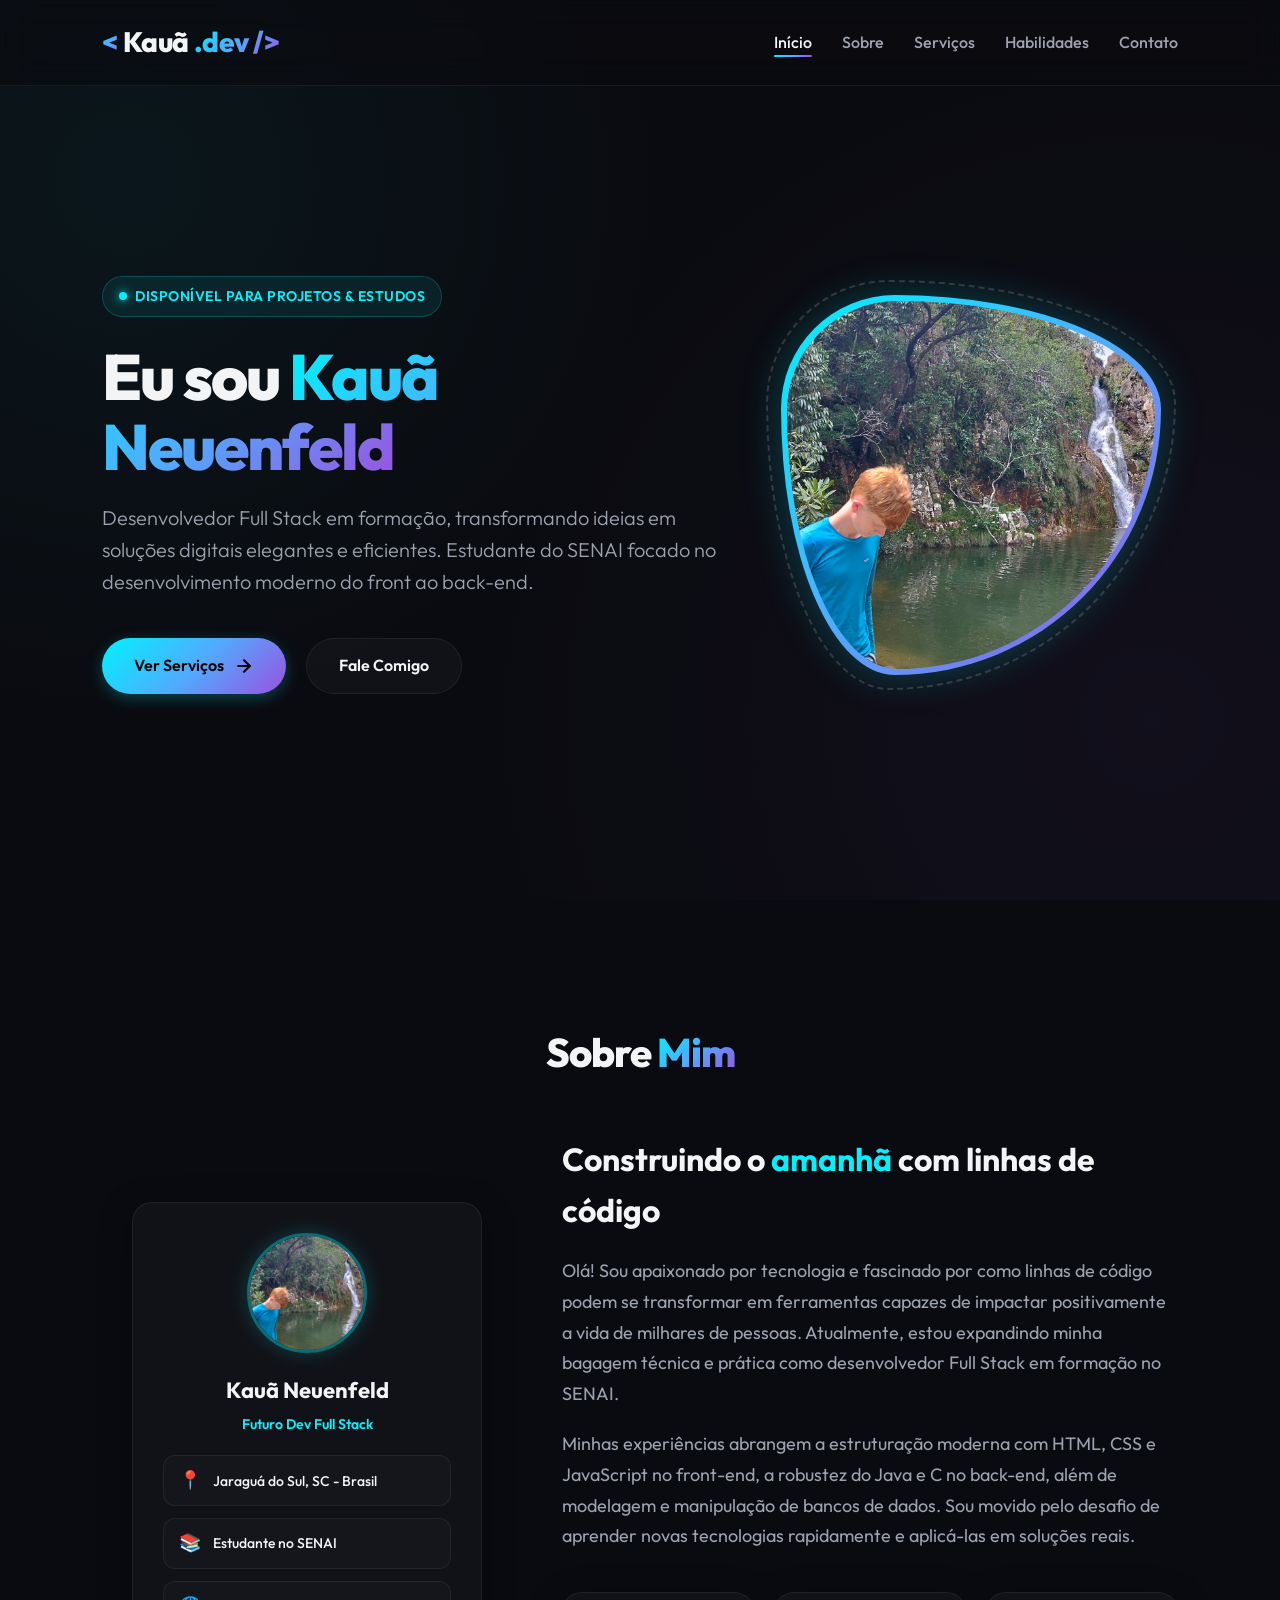
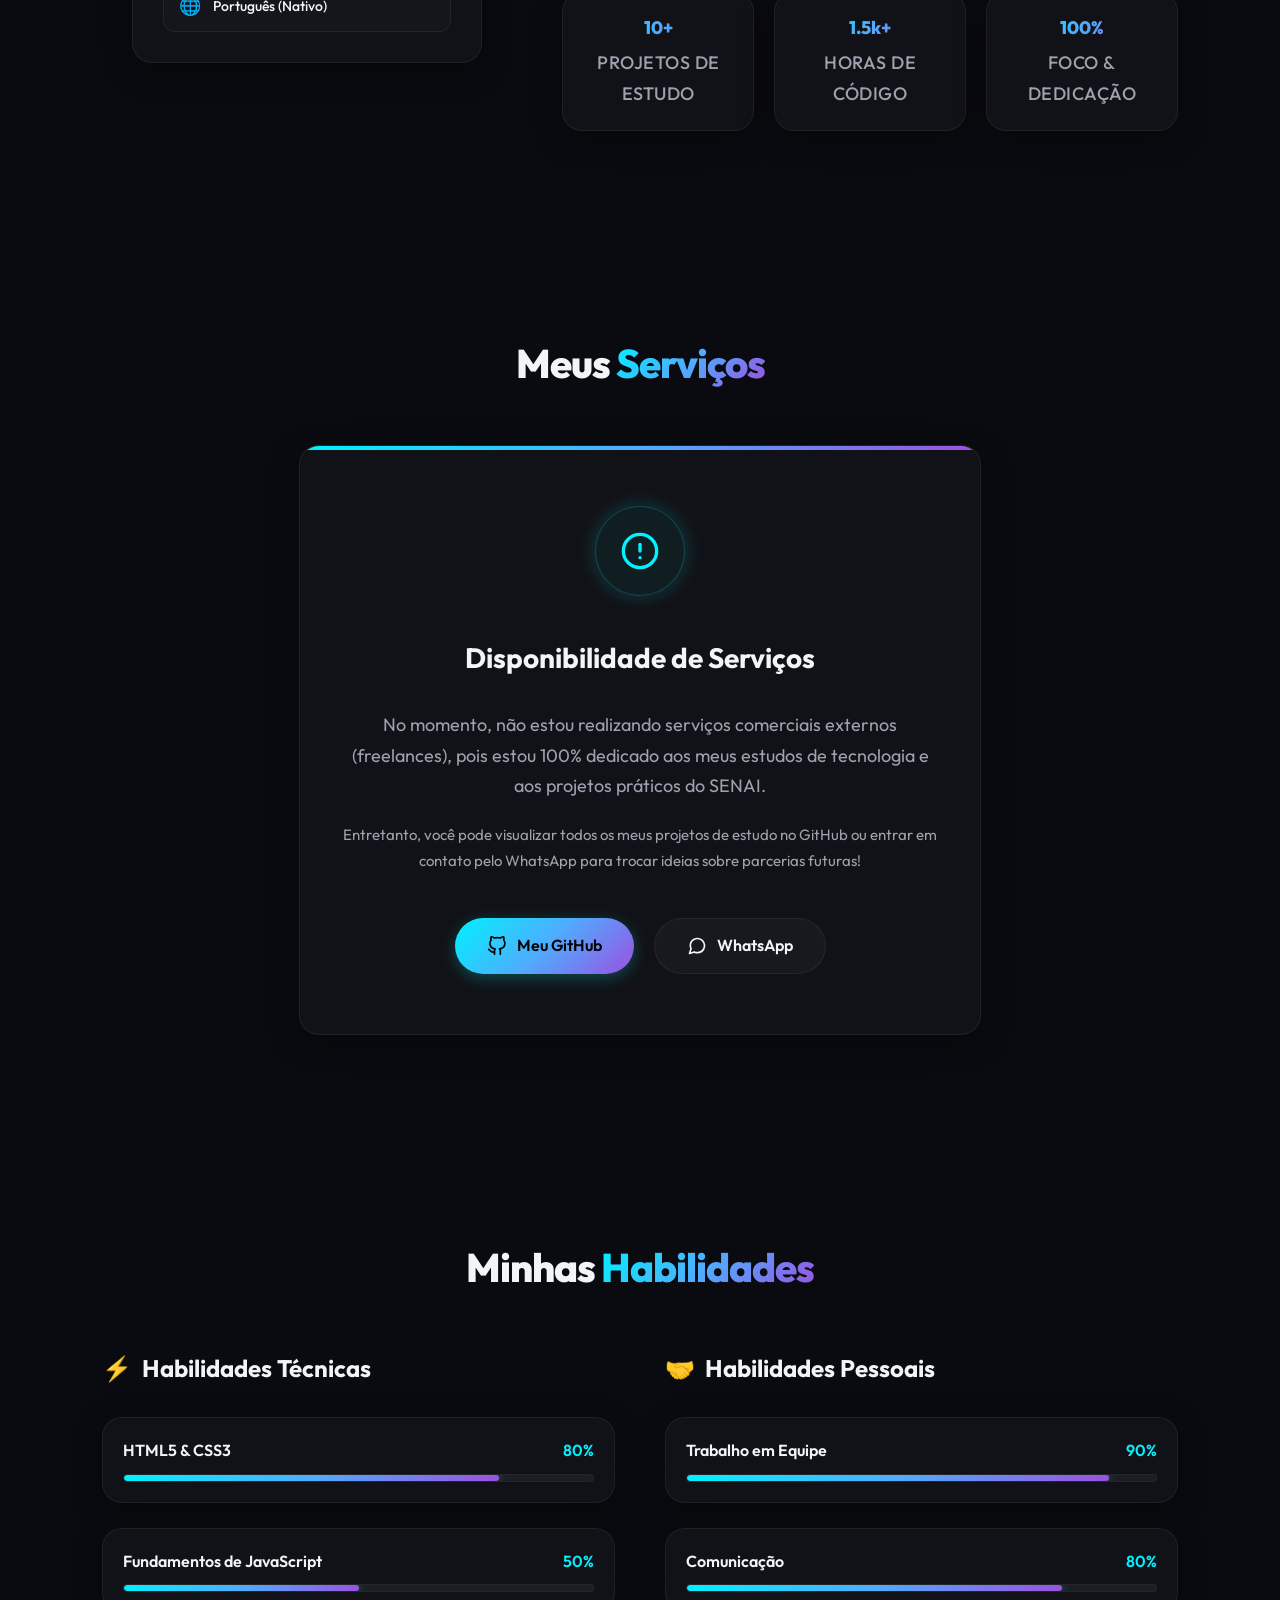
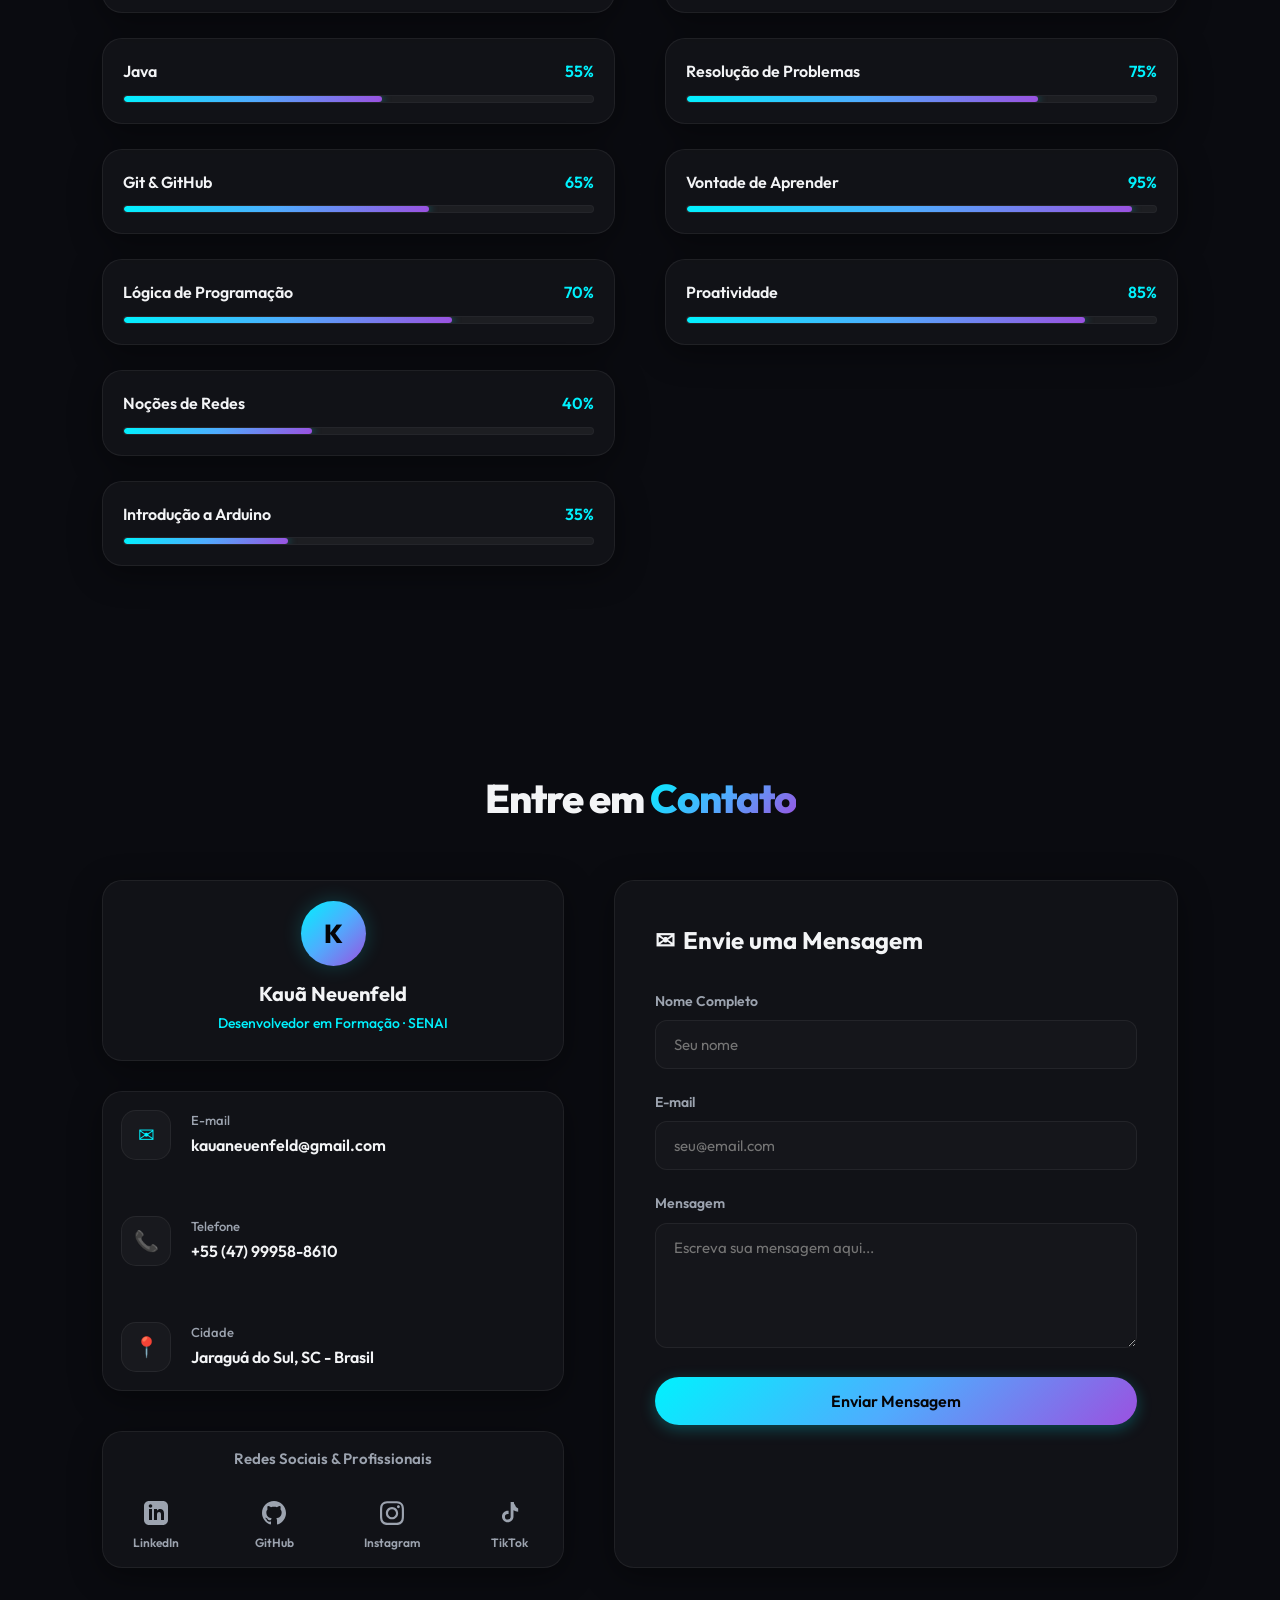
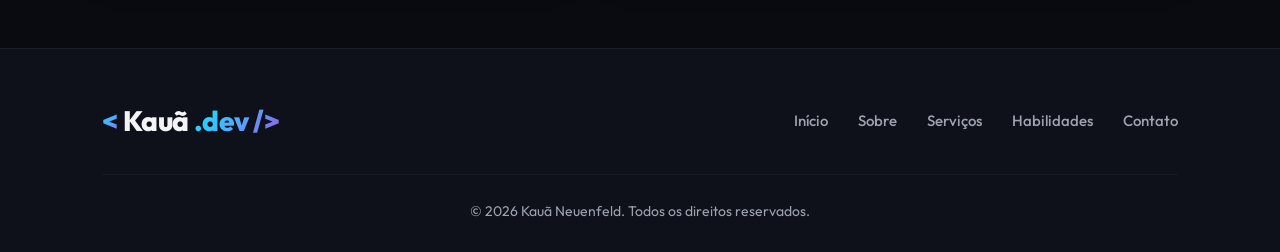
<file: index.html>
<!doctype html>
<html lang="pt-BR">
  <head>
    <meta charset="UTF-8" />
    <meta name="viewport" content="width=device-width, initial-scale=1.0" />
    
    <!-- SEO Meta Tags -->
    <title>Kauã Neuenfeld | Portfólio Profissional</title>
    <meta name="description" content="Portfólio profissional de Kauã Neuenfeld, Desenvolvedor Full Stack em formação. Conheça minhas habilidades, projetos acadêmicos e entre em contato para parcerias." />
    <meta name="keywords" content="Kauã Neuenfeld, Portfólio, Desenvolvedor Full Stack, Dev Java, HTML CSS, Programador, SENAI, Jaraguá do Sul" />
    <meta name="author" content="Kauã Neuenfeld" />
    
    <!-- Favicon (Fallback to letter-avatar) -->
    <link rel="icon" href="data:image/svg+xml,<svg xmlns=%22http://www.w3.org/2000/svg%22 viewBox=%220 0 100 100%22><text y=%22.9em%22 font-size=%2290%22>⚡</text></svg>">
    
    <!-- Stylesheets -->
    <link rel="stylesheet" href="css/style.css" />
  </head>
  <body>
    <!-- Header / Navigation -->
    <header id="site-header">
      <a href="#inicio" class="logotipo" id="nav-logo">
        <span>&lt;</span>Kauã<span>.dev /&gt;</span>
      </a>
      
      <!-- Mobile Toggle -->
      <div class="menu-toggle" id="mobile-toggle" aria-label="Abrir menu de navegação">
        <span></span>
        <span></span>
        <span></span>
      </div>
      
      <nav id="site-nav">
        <ul>
          <li><a href="#inicio" class="nav-link active">Início</a></li>
          <li><a href="#sobre" class="nav-link">Sobre</a></li>
          <li><a href="#servicos" class="nav-link">Serviços</a></li>
          <li><a href="#habilidades" class="nav-link">Habilidades</a></li>
          <li><a href="#contato" class="nav-link">Contato</a></li>
        </ul>
      </nav>
    </header>

    <main>
      <!-- Hero Section (#inicio) -->
      <section id="inicio">
        <div class="hero-text reveal">
          <div class="welcome-tag">
            <span class="pulse-dot"></span>
            Disponível para Projetos & Estudos
          </div>
          <h1>Eu sou <span>Kauã Neuenfeld</span></h1>
          <p>
            Desenvolvedor Full Stack em formação, transformando ideias em soluções digitais elegantes e eficientes. Estudante do SENAI focado no desenvolvimento moderno do front ao back-end.
          </p>
          <div class="btn-group">
            <a href="#servicos" class="btn btn-primary" id="hero-btn-services">
              Ver Serviços
              <svg xmlns="http://www.w3.org/2000/svg" width="20" height="20" viewBox="0 0 24 24" fill="none" stroke="currentColor" stroke-width="2.5" stroke-linecap="round" stroke-linejoin="round"><line x1="5" y1="12" x2="19" y2="12"></line><polyline points="12 5 19 12 12 19"></polyline></svg>
            </a>
            <a href="#contato" class="btn btn-secondary" id="hero-btn-contact">Fale Comigo</a>
          </div>
        </div>

        <div class="hero-image-wrapper reveal">
          <div class="hero-image-glow">
            <div class="hero-image-container">
              <img src="img/IMG_20250130_135744.jpg" alt="Foto de perfil de Kauã Neuenfeld" id="hero-profile-img" />
            </div>
          </div>
        </div>
      </section>

      <!-- About Section (#sobre) -->
      <section id="sobre" class="reveal">
        <h2 class="section-title">Sobre <span>Mim</span></h2>
        
        <div class="about-grid">
          <div class="about-graphics">
            <div class="glass-card about-card">
              <div class="avatar-circle">
                <img src="img/IMG_20250130_135744.jpg" alt="Kauã Neuenfeld avatar" />
              </div>
              <h3>Kauã Neuenfeld</h3>
              <p>Futuro Dev Full Stack</p>
              
              <div class="about-info-tags">
                <div class="about-tag-item">
                  <span class="icon">📍</span>
                  <span class="text">Jaraguá do Sul, SC - Brasil</span>
                </div>
                <div class="about-tag-item">
                  <span class="icon">📚</span>
                  <span class="text">Estudante no SENAI</span>
                </div>
                <div class="about-tag-item">
                  <span class="icon">🌐</span>
                  <span class="text">Português (Nativo)</span>
                </div>
              </div>
            </div>
          </div>
          
          <div class="about-description">
            <h2>Construindo o <span>amanhã</span> com linhas de código</h2>
            <p>
              Olá! Sou apaixonado por tecnologia e fascinado por como linhas de código podem se transformar em ferramentas capazes de impactar positivamente a vida de milhares de pessoas. Atualmente, estou expandindo minha bagagem técnica e prática como desenvolvedor Full Stack em formação no SENAI.
            </p>
            <p>
              Minhas experiências abrangem a estruturação moderna com HTML, CSS e JavaScript no front-end, a robustez do Java e C no back-end, além de modelagem e manipulação de bancos de dados. Sou movido pelo desafio de aprender novas tecnologias rapidamente e aplicá-las em soluções reais.
            </p>
            
            <div class="about-stats">
              <div class="glass-card stat-item">
                <p class="stat-number">10+</p>
                <p class="stat-label">Projetos de Estudo</p>
              </div>
              <div class="glass-card stat-item">
                <p class="stat-number">1.5k+</p>
                <p class="stat-label">Horas de Código</p>
              </div>
              <div class="glass-card stat-item">
                <p class="stat-number">100%</p>
                <p class="stat-label">Foco & Dedicação</p>
              </div>
            </div>
          </div>
        </div>
      </section>

      <!-- Services Section (#servicos) -->
      <section id="servicos" class="reveal">
        <h2 class="section-title">Meus <span>Serviços</span></h2>
        
        <div class="services-container">
          <div class="glass-card services-box">
            <div class="services-icon-container">
              <svg xmlns="http://www.w3.org/2000/svg" width="40" height="40" viewBox="0 0 24 24" fill="none" stroke="currentColor" stroke-width="2" stroke-linecap="round" stroke-linejoin="round">
                <circle cx="12" cy="12" r="10"></circle>
                <line x1="12" y1="8" x2="12" y2="12"></line>
                <line x1="12" y1="16" x2="12.01" y2="16"></line>
              </svg>
            </div>
            <h3>Disponibilidade de Serviços</h3>
            <p>
              No momento, não estou realizando serviços comerciais externos (freelances), pois estou 100% dedicado aos meus estudos de tecnologia e aos projetos práticos do SENAI.
            </p>
            <p style="font-size: 15px; margin-top: -10px;">
              Entretanto, você pode visualizar todos os meus projetos de estudo no GitHub ou entrar em contato pelo WhatsApp para trocar ideias sobre parcerias futuras!
            </p>
            <div class="btn-group">
              <a href="https://github.com/kauaneuenfeld" target="_blank" class="btn btn-primary" id="services-btn-git">
                <svg xmlns="http://www.w3.org/2000/svg" width="20" height="20" viewBox="0 0 24 24" fill="none" stroke="currentColor" stroke-width="2" stroke-linecap="round" stroke-linejoin="round"><path d="M9 19c-5 1.5-5-2.5-7-3m14 6v-3.87a3.37 3.37 0 0 0-.94-2.61c3.14-.35 6.44-1.54 6.44-7A5.44 5.44 0 0 0 20 4.77 5.07 5.07 0 0 0 19.91 1S18.73.65 16 2.48a13.38 13.38 0 0 0-7 0C6.27.65 5.09 1 5.09 1A5.07 5.07 0 0 0 5 4.77a5.44 5.44 0 0 0-1.5 3.78c0 5.42 3.3 6.61 6.44 7A3.37 3.37 0 0 0 9 18.13V22"></path></svg>
                Meu GitHub
              </a>
              <a href="https://wa.me/5547999588610?text=Olá,%20Kauã!%20Vi%20seu%20portfólio%20e%20gostaria%20de%20conversar." target="_blank" class="btn btn-secondary" id="services-btn-whats">
                <svg xmlns="http://www.w3.org/2000/svg" width="20" height="20" viewBox="0 0 24 24" fill="none" stroke="currentColor" stroke-width="2" stroke-linecap="round" stroke-linejoin="round"><path d="M21 11.5a8.38 8.38 0 0 1-.9 3.8 8.5 8.5 0 0 1-7.6 4.7 8.38 8.38 0 0 1-3.8-.9L3 21l1.9-5.7a8.38 8.38 0 0 1-.9-3.8 8.5 8.5 0 0 1 4.7-7.6 8.38 8.38 0 0 1 3.8-.9h.5a8.48 8.48 0 0 1 8 8v.5z"></path></svg>
                WhatsApp
              </a>
            </div>
          </div>
        </div>
      </section>

      <!-- Skills Section (#habilidades) -->
      <section id="habilidades" class="reveal">
        <h2 class="section-title">Minhas <span>Habilidades</span></h2>
        
        <div class="skills-grid">
          <!-- Technical Skills -->
          <div class="skills-column">
            <h3><span>⚡</span> Habilidades Técnicas</h3>
            <div class="skills-list">
              <!-- Skill Item -->
              <div class="glass-card skill-card">
                <div class="skill-info">
                  <span class="skill-name">HTML5 &amp; CSS3</span>
                  <span class="skill-pct">80%</span>
                </div>
                <div class="skill-bar-track">
                  <div class="skill-bar-fill" data-width="80"></div>
                </div>
              </div>
              
              <!-- Skill Item -->
              <div class="glass-card skill-card">
                <div class="skill-info">
                  <span class="skill-name">Fundamentos de JavaScript</span>
                  <span class="skill-pct">50%</span>
                </div>
                <div class="skill-bar-track">
                  <div class="skill-bar-fill" data-width="50"></div>
                </div>
              </div>

              <!-- Skill Item -->
              <div class="glass-card skill-card">
                <div class="skill-info">
                  <span class="skill-name">Java</span>
                  <span class="skill-pct">55%</span>
                </div>
                <div class="skill-bar-track">
                  <div class="skill-bar-fill" data-width="55"></div>
                </div>
              </div>

              <!-- Skill Item -->
              <div class="glass-card skill-card">
                <div class="skill-info">
                  <span class="skill-name">Git &amp; GitHub</span>
                  <span class="skill-pct">65%</span>
                </div>
                <div class="skill-bar-track">
                  <div class="skill-bar-fill" data-width="65"></div>
                </div>
              </div>

              <!-- Skill Item -->
              <div class="glass-card skill-card">
                <div class="skill-info">
                  <span class="skill-name">Lógica de Programação</span>
                  <span class="skill-pct">70%</span>
                </div>
                <div class="skill-bar-track">
                  <div class="skill-bar-fill" data-width="70"></div>
                </div>
              </div>

              <!-- Skill Item -->
              <div class="glass-card skill-card">
                <div class="skill-info">
                  <span class="skill-name">Noções de Redes</span>
                  <span class="skill-pct">40%</span>
                </div>
                <div class="skill-bar-track">
                  <div class="skill-bar-fill" data-width="40"></div>
                </div>
              </div>

              <!-- Skill Item -->
              <div class="glass-card skill-card">
                <div class="skill-info">
                  <span class="skill-name">Introdução a Arduino</span>
                  <span class="skill-pct">35%</span>
                </div>
                <div class="skill-bar-track">
                  <div class="skill-bar-fill" data-width="35"></div>
                </div>
              </div>
            </div>
          </div>

          <!-- Personal Skills -->
          <div class="skills-column">
            <h3><span>🤝</span> Habilidades Pessoais</h3>
            <div class="skills-list">
              <!-- Skill Item -->
              <div class="glass-card skill-card">
                <div class="skill-info">
                  <span class="skill-name">Trabalho em Equipe</span>
                  <span class="skill-pct">90%</span>
                </div>
                <div class="skill-bar-track">
                  <div class="skill-bar-fill" data-width="90"></div>
                </div>
              </div>

              <!-- Skill Item -->
              <div class="glass-card skill-card">
                <div class="skill-info">
                  <span class="skill-name">Comunicação</span>
                  <span class="skill-pct">80%</span>
                </div>
                <div class="skill-bar-track">
                  <div class="skill-bar-fill" data-width="80"></div>
                </div>
              </div>

              <!-- Skill Item -->
              <div class="glass-card skill-card">
                <div class="skill-info">
                  <span class="skill-name">Resolução de Problemas</span>
                  <span class="skill-pct">75%</span>
                </div>
                <div class="skill-bar-track">
                  <div class="skill-bar-fill" data-width="75"></div>
                </div>
              </div>

              <!-- Skill Item -->
              <div class="glass-card skill-card">
                <div class="skill-info">
                  <span class="skill-name">Vontade de Aprender</span>
                  <span class="skill-pct">95%</span>
                </div>
                <div class="skill-bar-track">
                  <div class="skill-bar-fill" data-width="95"></div>
                </div>
              </div>

              <!-- Skill Item -->
              <div class="glass-card skill-card">
                <div class="skill-info">
                  <span class="skill-name">Proatividade</span>
                  <span class="skill-pct">85%</span>
                </div>
                <div class="skill-bar-track">
                  <div class="skill-bar-fill" data-width="85"></div>
                </div>
              </div>
            </div>
          </div>
        </div>
      </section>

      <!-- Contact Section (#contato) -->
      <section id="contato" class="reveal">
        <h2 class="section-title">Entre em <span>Contato</span></h2>
        
        <div class="contact-wrapper">
          <!-- Info Panel -->
          <div class="contact-info-panel">
            <div class="glass-card contact-card-header">
              <div class="contact-avatar">K</div>
              <div class="contact-user-details">
                <h4>Kauã Neuenfeld</h4>
                <p>Desenvolvedor em Formação · SENAI</p>
              </div>
            </div>
            
            <div class="glass-card contact-channels">
              <div class="channel-item">
                <div class="channel-icon">✉</div>
                <div class="channel-content">
                  <p class="label">E-mail</p>
                  <a href="mailto:kauaneuenfeld@gmail.com" id="contact-email-link">kauaneuenfeld@gmail.com</a>
                </div>
              </div>

              <div class="channel-item">
                <div class="channel-icon">📞</div>
                <div class="channel-content">
                  <p class="label">Telefone</p>
                  <p class="val">+55 (47) 99958-8610</p>
                </div>
              </div>

              <div class="channel-item">
                <div class="channel-icon">📍</div>
                <div class="channel-content">
                  <p class="label">Cidade</p>
                  <p class="val">Jaraguá do Sul, SC - Brasil</p>
                </div>
              </div>
            </div>

            <!-- Social block -->
            <div class="glass-card social-grid">
              <p style="text-align: center; margin-top: 15px;">Redes Sociais & Profissionais</p>
              <div class="social-links">
                <a href="https://www.linkedin.com/in/kaua-miguel-neuenfeld-5646b4405/" target="_blank" class="social-card" id="social-linkedin">
                  <svg viewBox="0 0 24 24"><path d="M19 0h-14c-2.761 0-5 2.239-5 5v14c0 2.761 2.239 5 5 5h14c2.762 0 5-2.239 5-5v-14c0-2.761-2.238-5-5-5zm-11 19h-3v-11h3v11zm-1.5-12.268c-.966 0-1.75-.779-1.75-1.75s.784-1.75 1.75-1.75 1.75.779 1.75 1.75-.784 1.75-1.75 1.75zm13.5 12.268h-3v-5.604c0-3.368-4-3.113-4 0v5.604h-3v-11h3v1.765c1.396-2.586 7-2.777 7 2.476v6.759z"/></svg>
                  <span>LinkedIn</span>
                </a>
                
                <a href="https://github.com/kauaneuenfeld" target="_blank" class="social-card" id="social-github">
                  <svg viewBox="0 0 24 24"><path d="M12 0c-6.626 0-12 5.373-12 12 0 5.302 3.438 9.8 8.207 11.387.599.111.793-.261.793-.577v-2.234c-3.338.726-4.033-1.416-4.033-1.416-.546-1.387-1.333-1.756-1.333-1.756-1.089-.745.083-.729.083-.729 1.205.084 1.839 1.237 1.839 1.237 1.07 1.834 2.807 1.304 3.492.997.107-.775.418-1.305.762-1.604-2.665-.305-5.467-1.334-5.467-5.931 0-1.311.469-2.381 1.236-3.221-.124-.303-.535-1.524.117-3.176 0 0 1.008-.322 3.301 1.23.957-.266 1.983-.399 3.003-.404 1.02.005 2.047.138 3.006.404 2.291-1.552 3.297-1.23 3.297-1.23.653 1.653.242 2.874.118 3.176.77.84 1.235 1.911 1.235 3.221 0 4.609-2.807 5.624-5.479 5.921.43.372.823 1.102.823 2.222v3.293c0 .319.192.694.801.576 4.765-1.589 8.199-6.086 8.199-11.386 0-6.627-5.373-12-12-12z"/></svg>
                  <span>GitHub</span>
                </a>

                <a href="https://www.instagram.com/kauaneuenfeld/" target="_blank" class="social-card" id="social-instagram">
                  <svg viewBox="0 0 24 24"><path d="M12 2.163c3.204 0 3.584.012 4.85.07 3.252.148 4.771 1.691 4.919 4.919.058 1.265.069 1.645.069 4.849 0 3.205-.012 3.584-.069 4.849-.149 3.225-1.664 4.771-4.919 4.919-1.266.058-1.644.07-4.85.07-3.204 0-3.584-.012-4.849-.07-3.26-.149-4.771-1.699-4.919-4.92-.058-1.265-.07-1.644-.07-4.849 0-3.204.013-3.583.07-4.849.149-3.227 1.664-4.771 4.919-4.919 1.266-.057 1.645-.069 4.849-.069zm0-2c-3.259 0-3.667.014-4.947.072-4.358.2-6.78 2.618-6.98 6.98-.059 1.281-.073 1.689-.073 4.948 0 3.259.014 3.668.072 4.948.2 4.358 2.618 6.78 6.98 6.98 1.281.058 1.689.072 4.948.072 3.259 0 3.668-.014 4.948-.072 4.354-.2 6.782-2.618 6.979-6.98.059-1.28.073-1.689.073-4.948 0-3.259-.014-3.667-.072-4.947-.196-4.354-2.617-6.78-6.979-6.98-1.281-.059-1.69-.073-4.949-.073zm0 5.838c-3.403 0-6.162 2.759-6.162 6.162s2.759 6.163 6.162 6.163 6.162-2.759 6.162-6.163c0-3.403-2.759-6.162-6.162-6.162zm0 10.162c-2.209 0-4-1.79-4-4 0-2.209 1.791-4 4-4s4 1.791 4 4c0 2.21-1.791 4-4 4zm6.406-11.845c-.796 0-1.441.645-1.441 1.44s.645 1.44 1.441 1.44c.795 0 1.439-.645 1.439-1.44s-.644-1.44-1.439-1.44z"/></svg>
                  <span>Instagram</span>
                </a>

                <a href="https://www.tiktok.com/@cenoouraa" target="_blank" class="social-card" id="social-tiktok">
                  <svg viewBox="0 0 48 48" fill="none" xmlns="http://www.w3.org/2000/svg">
                    <path d="M34.1 8.128A9.478 9.478 0 0 1 31.659 2H25.3v30.267a5.714 5.714 0 0 1-5.708 4.933 5.714 5.714 0 0 1-5.714-5.714 5.714 5.714 0 0 1 5.714-5.714c.56 0 1.1.08 1.612.23V19.57a12.04 12.04 0 0 0-1.612-.108C13.1 19.462 8 24.562 8 30.953 8 37.344 13.1 42.444 19.492 42.444c6.39 0 11.49-5.1 11.49-11.491V18.629a16.02 16.02 0 0 0 9.351 2.977v-6.357a9.498 9.498 0 0 1-6.233-7.121z" fill="currentColor"/>
                  </svg>
                  <span>TikTok</span>
                </a>
              </div>
            </div>
          </div>

          <!-- Form Panel -->
          <div class="glass-card contact-form-panel">
            <h3><span>✉</span> Envie uma Mensagem</h3>
            <form id="form-contato" action="https://formspree.io/f/mbdbdyvn" method="POST" onsubmit="enviarForm(event)">
              <div class="form-group">
                <label for="nome">Nome Completo</label>
                <input type="text" id="nome" name="nome" class="form-input" placeholder="Seu nome" required />
              </div>

              <div class="form-group">
                <label for="email">E-mail</label>
                <input type="email" id="email" name="email" class="form-input" placeholder="seu@email.com" required />
              </div>

              <div class="form-group">
                <label for="mensagem">Mensagem</label>
                <textarea id="mensagem" name="mensagem" class="form-input" rows="5" placeholder="Escreva sua mensagem aqui..." required></textarea>
              </div>

              <button type="submit" class="btn btn-primary" id="btn-enviar" style="width: 100%;">
                Enviar Mensagem
              </button>
              
              <p class="form-feedback" id="feedback"></p>
            </form>
          </div>
        </div>
      </section>
    </main>

    <!-- Footer -->
    <footer>
      <div class="footer-content">
        <a href="#inicio" class="logotipo">
          <span>&lt;</span>Kauã<span>.dev /&gt;</span>
        </a>
        <div class="footer-links">
          <a href="#inicio">Início</a>
          <a href="#sobre">Sobre</a>
          <a href="#servicos">Serviços</a>
          <a href="#habilidades">Habilidades</a>
          <a href="#contato">Contato</a>
        </div>
      </div>
      <p class="copyright">
        &copy; 2026 Kauã Neuenfeld. Todos os direitos reservados.
      </p>
    </footer>

    <!-- Main JavaScript Logic -->
    <script>
      // Header scroll state change
      const header = document.getElementById('site-header');
      window.addEventListener('scroll', () => {
        if (window.scrollY > 50) {
          header.classList.add('scrolled');
        } else {
          header.classList.remove('scrolled');
        }
      });

      // Mobile Menu functionality
      const mobileToggle = document.getElementById('mobile-toggle');
      const siteNav = document.getElementById('site-nav').querySelector('ul');
      const navLinks = document.querySelectorAll('.nav-link');

      mobileToggle.addEventListener('click', () => {
        mobileToggle.classList.toggle('active');
        siteNav.classList.toggle('active');
      });

      // Close menu when links are clicked and handle active state
      navLinks.forEach(link => {
        link.addEventListener('click', () => {
          mobileToggle.classList.remove('active');
          siteNav.classList.remove('active');
        });
      });

      // Intersection Observer for scroll reveal animations and active menu state
      const observerOptions = {
        root: null,
        rootMargin: '-20% 0px -60% 0px', // Custom margin to highlight active section precisely
        threshold: 0
      };

      const sections = document.querySelectorAll('section');
      const navObserver = new IntersectionObserver((entries) => {
        entries.forEach(entry => {
          if (entry.isIntersecting) {
            const id = entry.target.getAttribute('id');
            navLinks.forEach(link => {
              if (link.getAttribute('href') === `#${id}`) {
                link.classList.add('active');
              } else {
                link.classList.remove('active');
              }
            });
          }
        });
      }, observerOptions);

      sections.forEach(sec => {
        navObserver.observe(sec);
      });

      // Observer for scroll animation (Fade/Blur reveal)
      const revealOptions = {
        root: null,
        rootMargin: '0px 0px -100px 0px',
        threshold: 0.1
      };

      let skillsAnimated = false;

      const revealObserver = new IntersectionObserver((entries, observer) => {
        entries.forEach(entry => {
          if (entry.isIntersecting) {
            entry.target.classList.add('revealed');
            
            // If it's the skills section, animate progress bars
            if (entry.target.id === 'habilidades' && !skillsAnimated) {
              animateSkills();
              skillsAnimated = true;
            }
            
            observer.unobserve(entry.target);
          }
        });
      }, revealOptions);

      document.querySelectorAll('.reveal').forEach(el => {
        revealObserver.observe(el);
      });

      // Smooth skill bar animations
      function animateSkills() {
        document.querySelectorAll('.skill-bar-fill').forEach(bar => {
          const width = bar.getAttribute('data-width');
          bar.style.width = width + '%';
        });
      }

      // Tilt effect for glass cards (subtle 3D hover)
      const glassCards = document.querySelectorAll('.glass-card');
      
      glassCards.forEach(card => {
        card.addEventListener('mousemove', (e) => {
          const rect = card.getBoundingClientRect();
          const x = e.clientX - rect.left; // x position inside element
          const y = e.clientY - rect.top;  // y position inside element
          
          const centerX = rect.width / 2;
          const centerY = rect.height / 2;
          
          // Calculate tilt angle (max 4 degrees)
          const tiltX = (centerY - y) / centerY * 4;
          const tiltY = (x - centerX) / centerX * 4;
          
          card.style.transform = `perspective(1000px) rotateX(${tiltX}deg) rotateY(${tiltY}deg) translateY(-5px)`;
        });
        
        card.addEventListener('mouseleave', () => {
          card.style.transform = 'perspective(1000px) rotateX(0deg) rotateY(0deg) translateY(0)';
        });
      });

      // Contact Formspree submission handler
      async function enviarForm(e) {
        e.preventDefault();
        const btn = document.getElementById("btn-enviar");
        const feedback = document.getElementById("feedback");
        const form = document.getElementById("form-contato");

        btn.disabled = true;
        const originalBtnText = btn.textContent;
        btn.textContent = "Enviando...";
        feedback.textContent = "";

        const data = {
          nome: document.getElementById("nome").value,
          email: document.getElementById("email").value,
          mensagem: document.getElementById("mensagem").value,
        };

        try {
          const response = await fetch("https://formspree.io/f/mbdbdyvn", {
            method: "POST",
            headers: {
              "Content-Type": "application/json",
              Accept: "application/json",
            },
            body: JSON.stringify(data),
          });

          if (response.ok) {
            feedback.textContent = "✅ Mensagem enviada com sucesso! Em breve entrarei em contato.";
            feedback.style.color = "var(--accent-blue)";
            form.reset();
          } else {
            feedback.textContent = "❌ Algo deu errado. Tente novamente ou me chame no WhatsApp/E-mail.";
            feedback.style.color = "#ff4d4d";
          }
        } catch (err) {
          feedback.textContent = "❌ Erro de conexão. Verifique sua rede e tente novamente.";
          feedback.style.color = "#ff4d4d";
        }

        btn.textContent = originalBtnText;
        btn.disabled = false;
      }
    </script>
  </body>
</html>
</file>
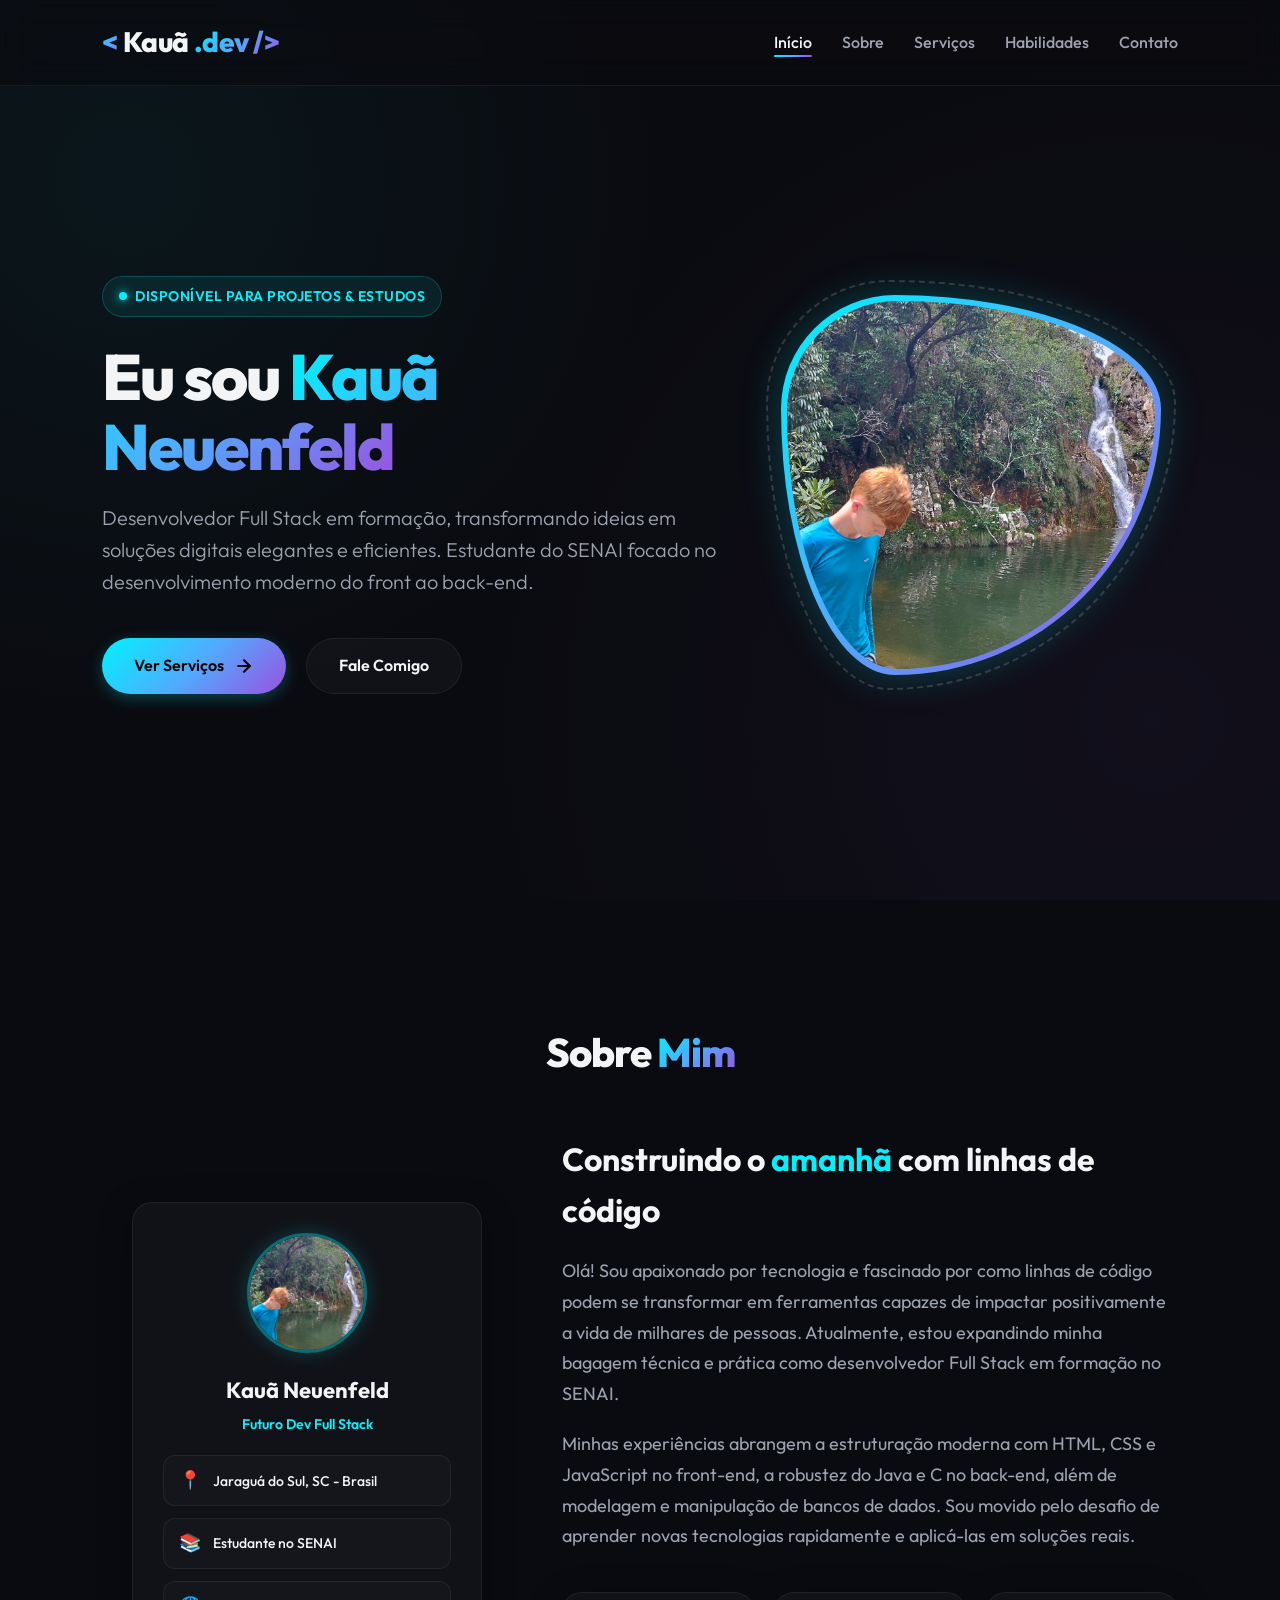
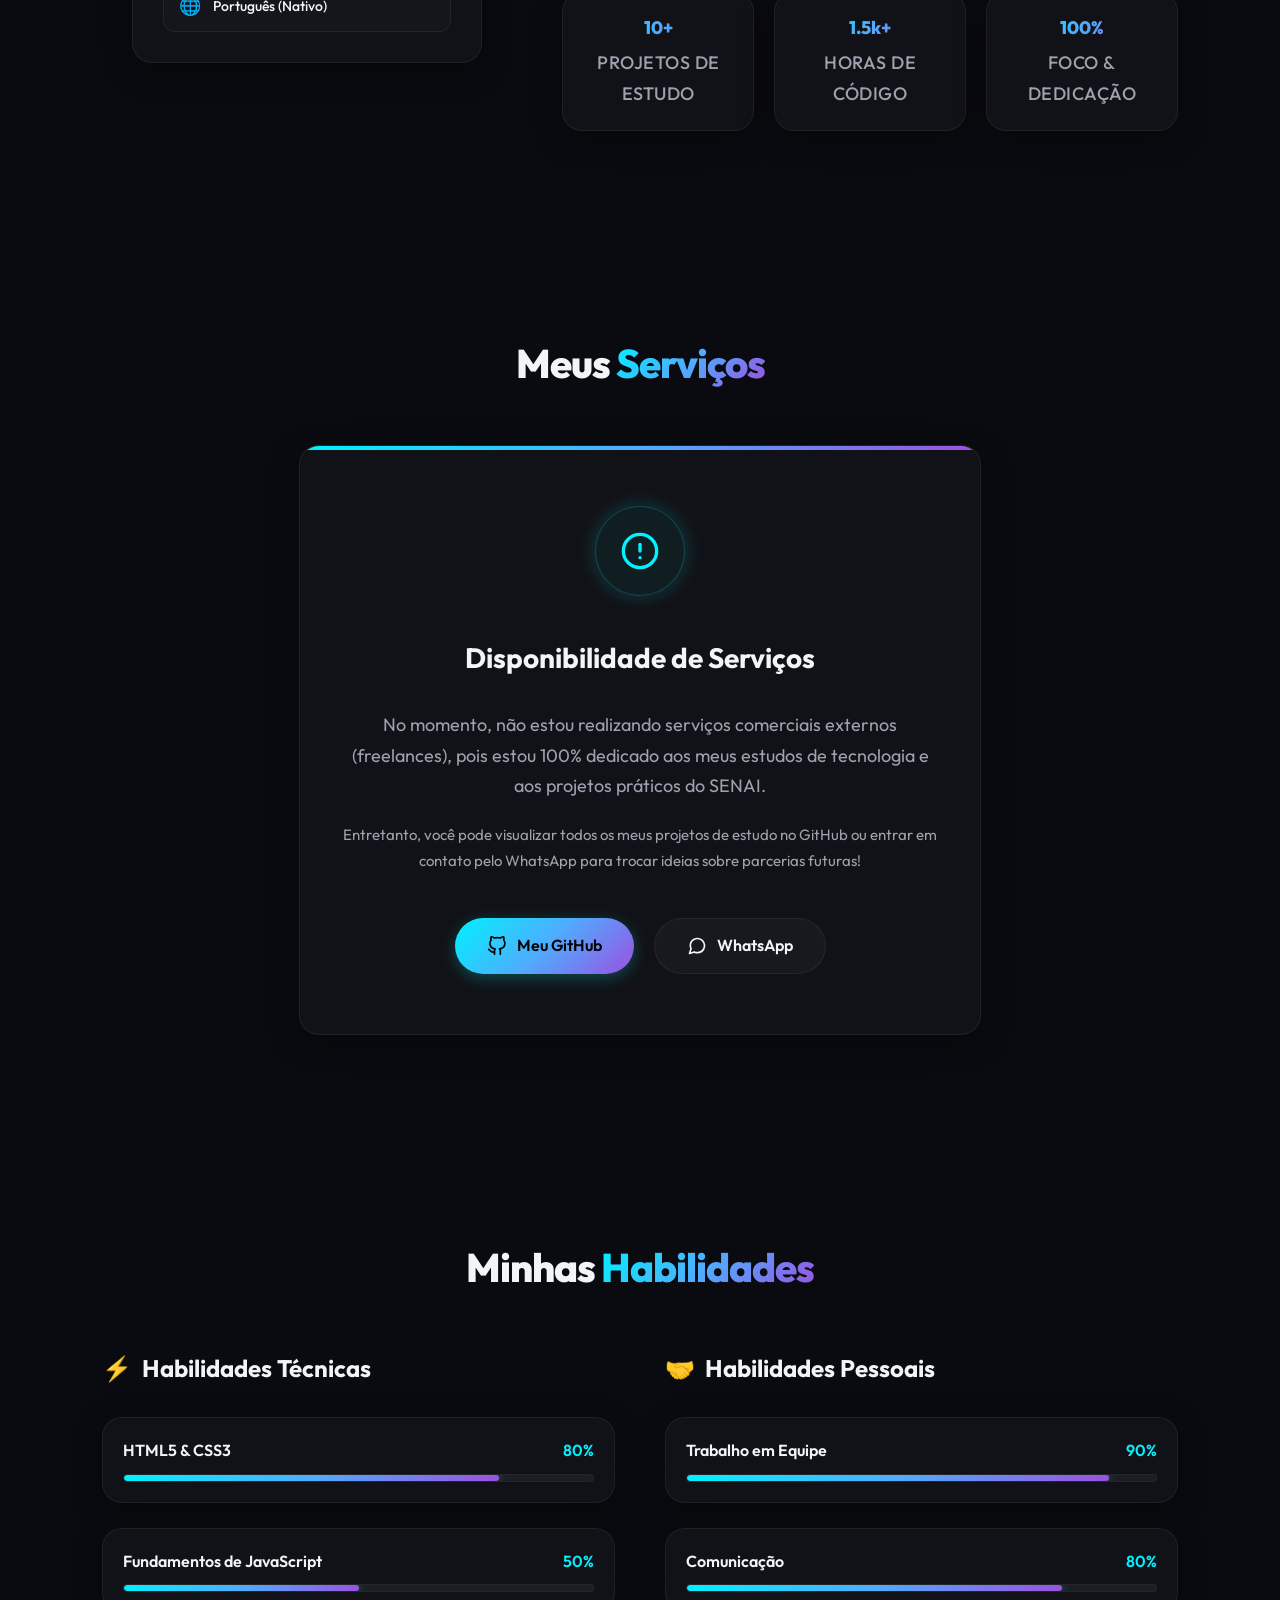
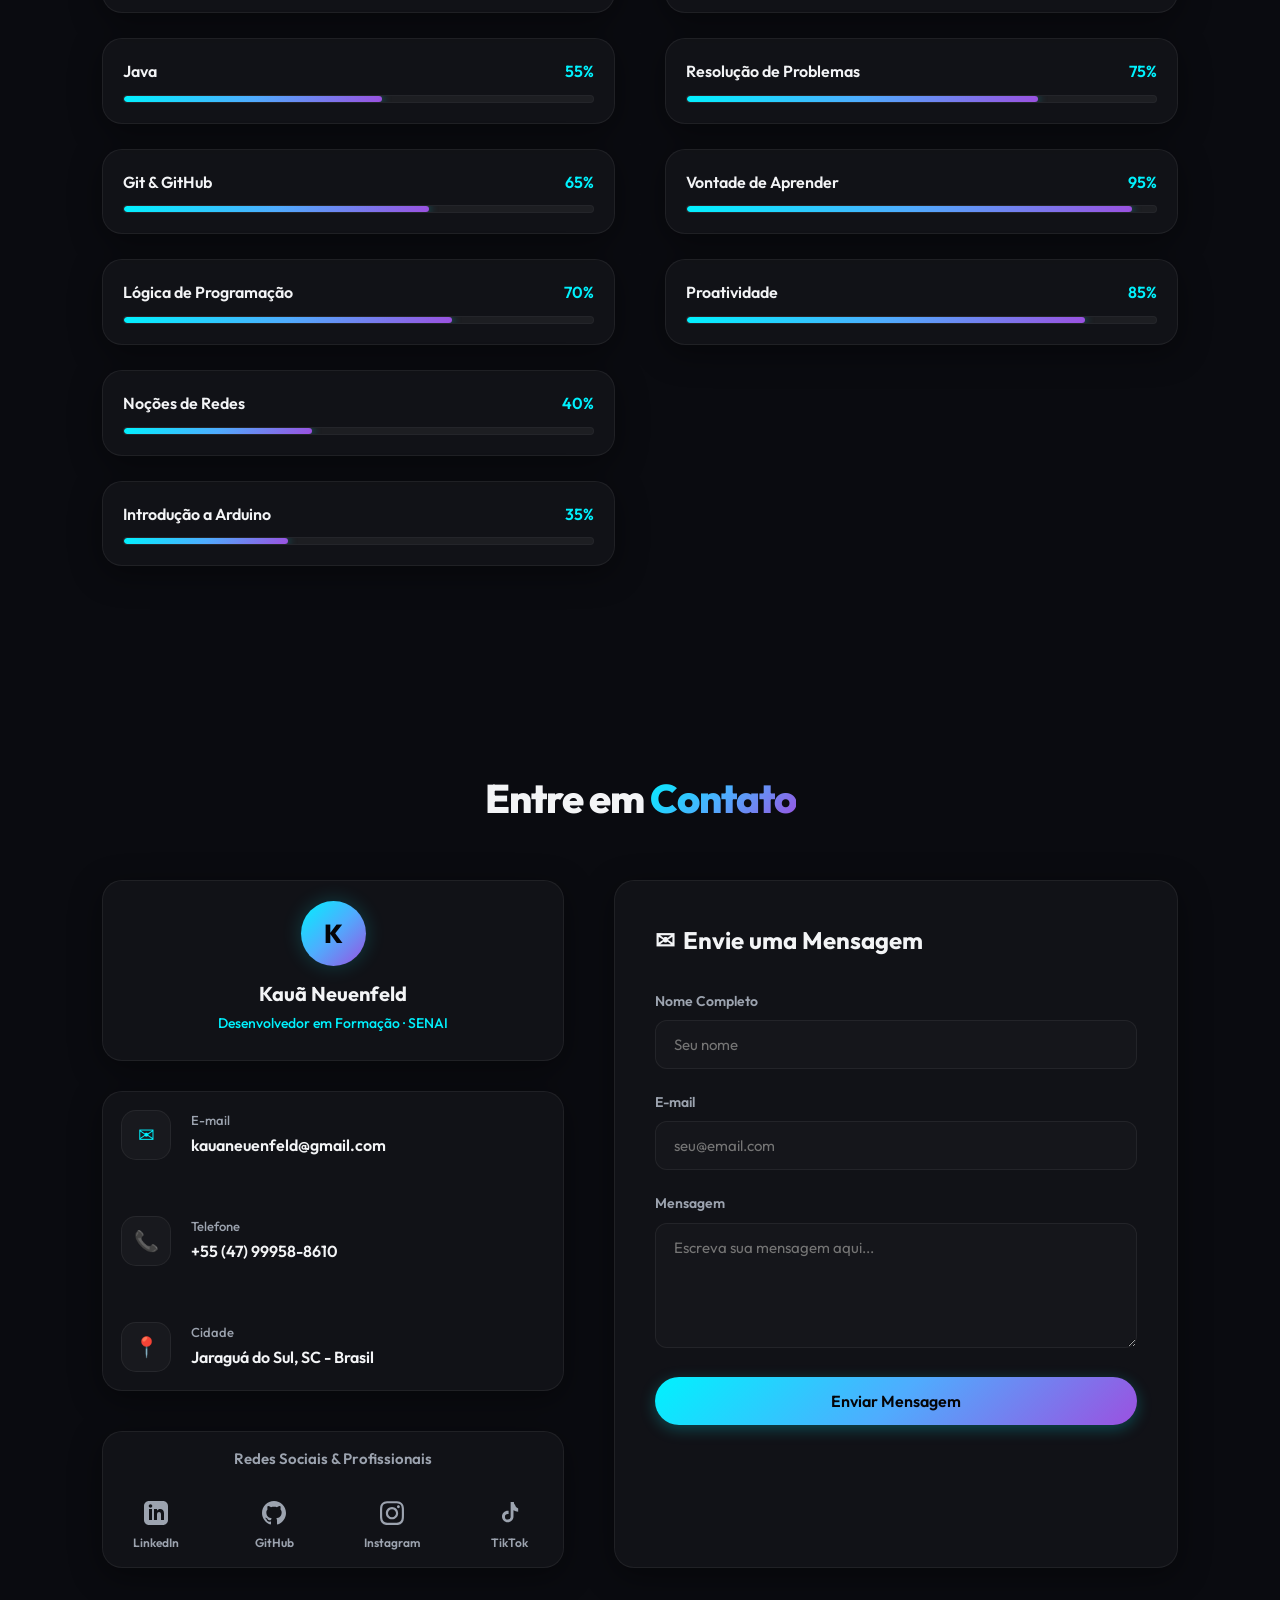
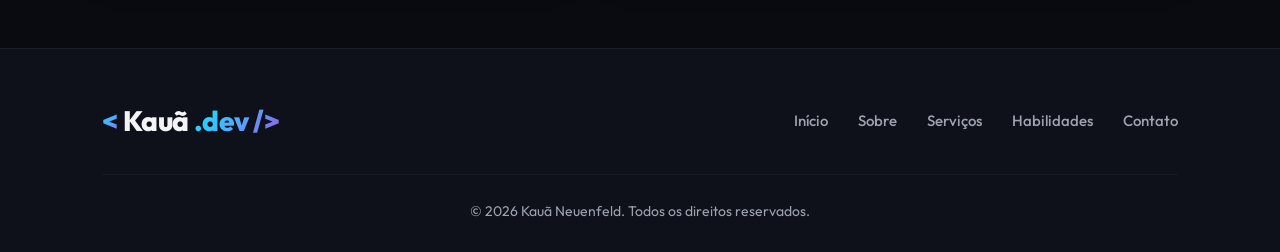
<file: ContatoIndex.html>
<!DOCTYPE html>
<html lang="pt-BR">
<head>
    <meta charset="UTF-8">
    <meta http-equiv="refresh" content="0; URL='./index.html#contato'" />
    <title>Redirecionando...</title>
    <script>
        window.location.href = "./index.html#contato";
    </script>
</head>
<body>
    <p>Redirecionando para a seção de Contato... Caso não seja redirecionado automaticamente, <a href="./index.html#contato">clique aqui</a>.</p>
</body>
</html>
</file>
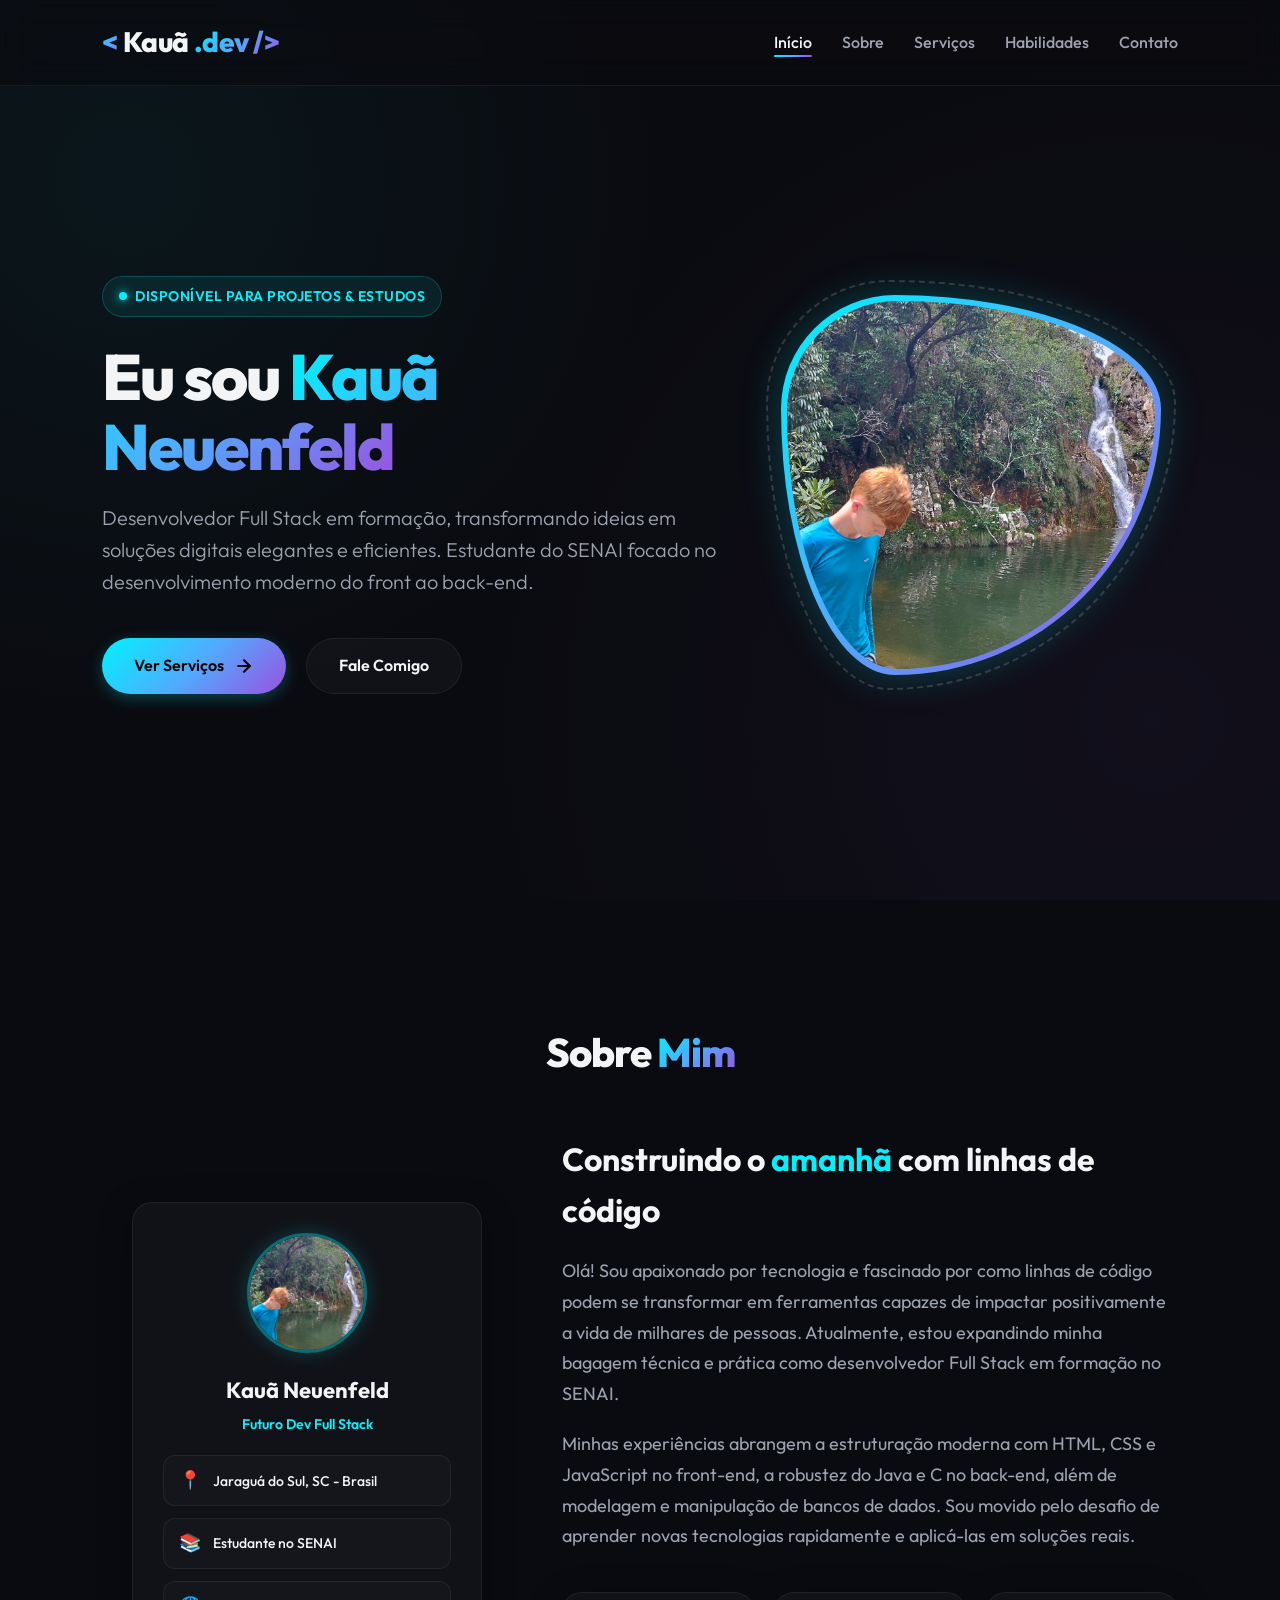
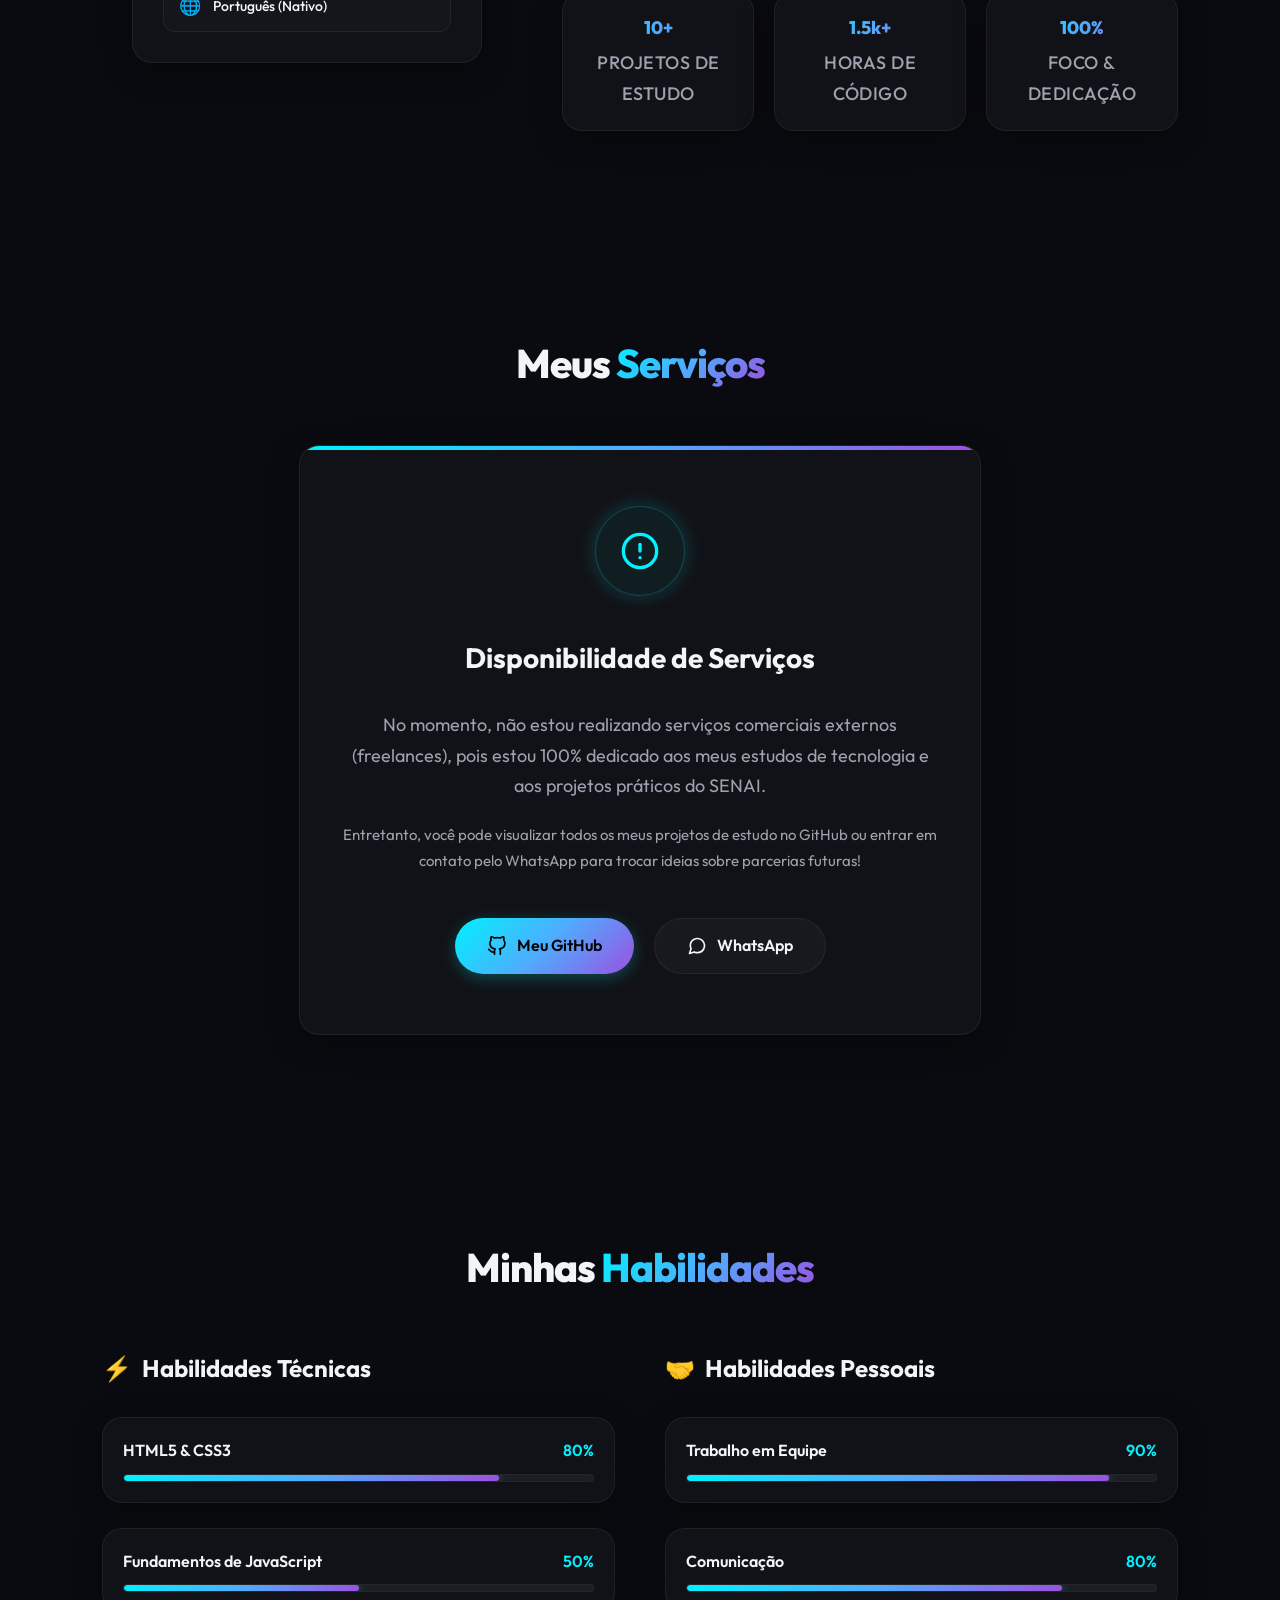
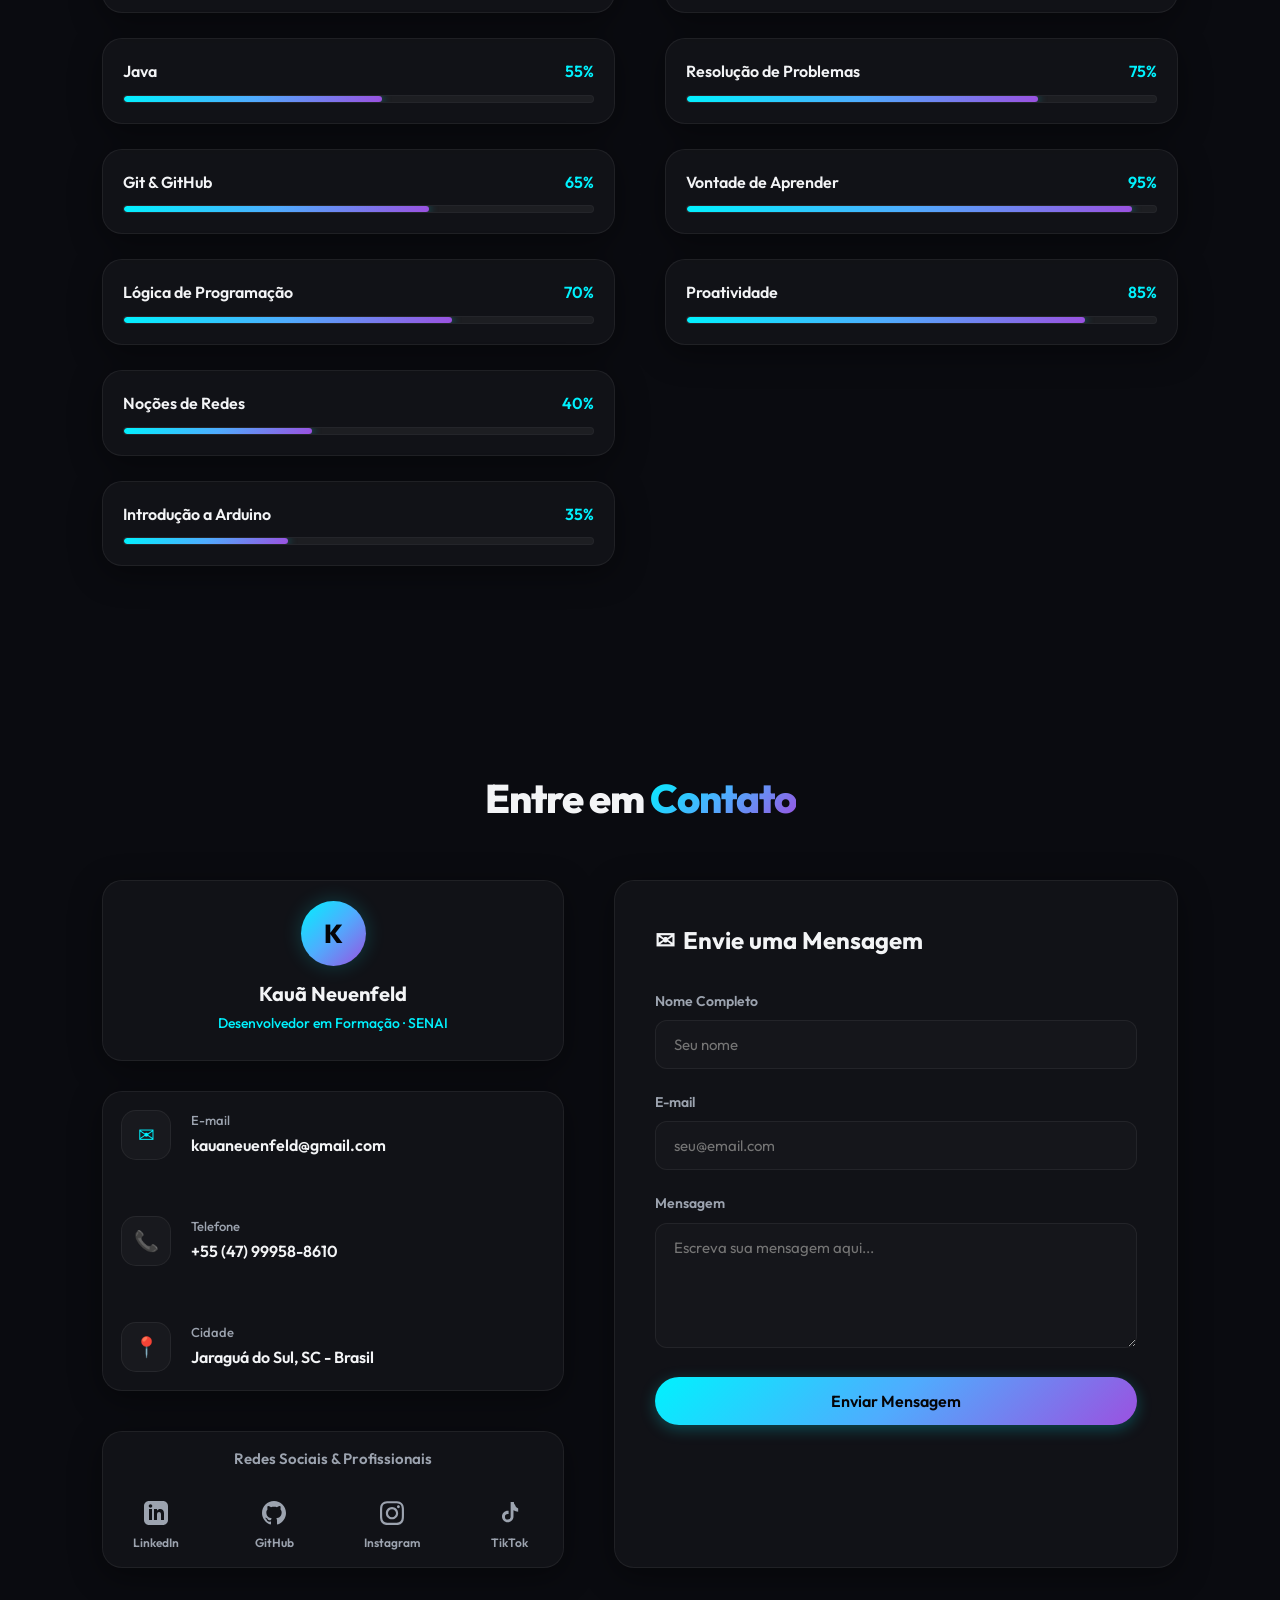
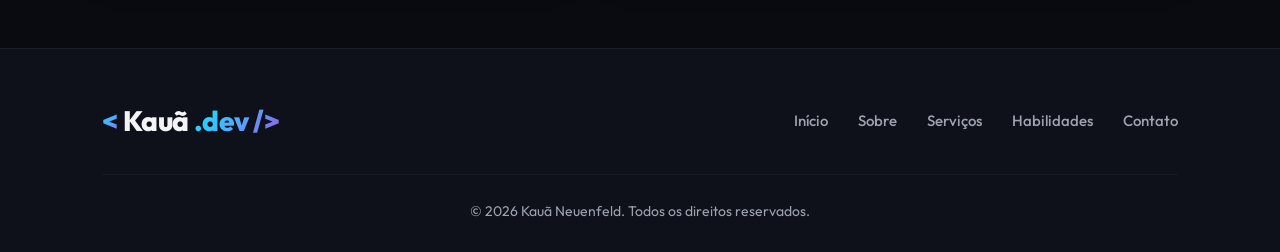
<file: HabilidadesIndex.html>
<!DOCTYPE html>
<html lang="pt-BR">
<head>
    <meta charset="UTF-8">
    <meta http-equiv="refresh" content="0; URL='./index.html#habilidades'" />
    <title>Redirecionando...</title>
    <script>
        window.location.href = "./index.html#habilidades";
    </script>
</head>
<body>
    <p>Redirecionando para a seção de Habilidades... Caso não seja redirecionado automaticamente, <a href="./index.html#habilidades">clique aqui</a>.</p>
</body>
</html>
</file>
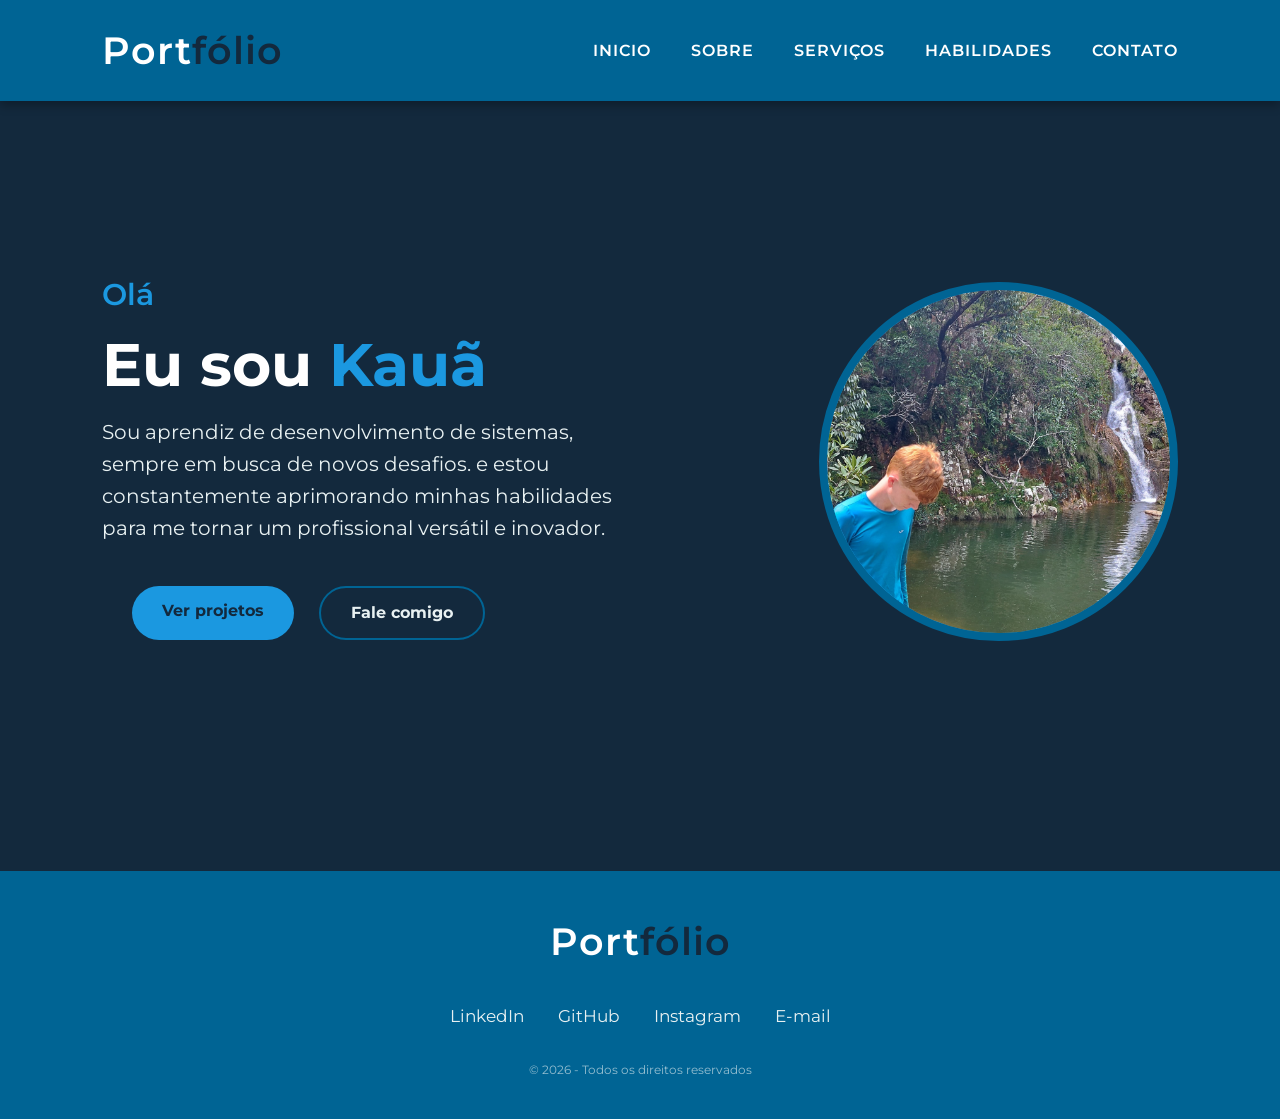
<file: PortfolioIndex.html>
<!doctype html>
<html lang="en">
  <head>
    <meta charset="UTF-8" />
    <meta name="viewport" content="width=device-width, initial-scale=1.0" />
    <title>Kauã | Portfólio</title>
    <link rel="stylesheet" href="css/StylePortfolio.css" />
    <link rel="stylesheet" href="css/responsivo.css" />
    <link rel="preconnect" href="https://fonts.googleapis.com" />
    <link rel="preconnect" href="https://fonts.gstatic.com" crossorigin />
    <link
      href="https://fonts.googleapis.com/css2?family=Montserrat:ital,wght@0,100..900;1,100..900&display=swap"
      rel="stylesheet"
    />
  </head>
  <body>
    <header>
      <div class="logotipo">Port<span>fólio</span></div>
      <nav>
        <ul>
          <li><a href="PortfolioIndex.html">Inicio</a></li>
          <li><a href="SobreIndex.html">Sobre</a></li>
          <li><a href="ServicoIndex.html">Serviços</a></li>
          <li><a href="HabilidadesIndex.html">Habilidades</a></li>
          <li><a href="ContatoIndex.html">Contato</a></li>
        </ul>
      </nav>
    </header>

    <main class="secao-principal">
      <div class="texto-apresentação">
        <p class="saudacao">Olá</p>
        <h1>Eu sou <span>Kauã</span></h1>
        <p>
          Sou aprendiz de desenvolvimento de sistemas, sempre em busca de novos
          desafios. e estou constantemente aprimorando minhas habilidades para
          me tornar um profissional versátil e inovador.
        </p>

        <div class="grupo-botoes">
          <a href="ServicoIndex.html" class="botao botao-contratar"
            >Ver projetos</a
          >
          <a
            href="https://wa.me/5547999588610?text=Olá,%20Kauã!%20Vi%20seu%20portfólio%20e%20gostaria%20de%20conversar%20sobre%20um%20projeto."
            class="botao botao-trabalho"
            >Fale comigo</a
          >
        </div>
      </div>

      <div class="area-imagem">
        <div class="moldura-circular">
          <img src="img/IMG_20250130_135744.jpg" width="500" />
        </div>
      </div>
    </main>

    <footer>
      <div class="conteudo-rodape">
        <div class="logotipo">Port<span>fólio</span></div>
        <div class="navegação-rodape">
          <a
            href="https://www.linkedin.com/in/kaua-miguel-neuenfeld-5646b4405/"
            target="_blank"
            >LinkedIn</a
          >
          <a href="https://github.com/kauaneuenfeld" target="_blank">GitHub</a>
          <a href="https://www.instagram.com/kauaneuenfeld/" target="_blank"
            >Instagram</a
          >
          <a href="mailto:kauaneuenfeld@gmail.com">E-mail</a>
        </div>
        <p class="direitos-autorais">
          &copy; 2026 - Todos os direitos reservados
        </p>
      </div>
    </footer>
  </body>
</html>
</file>
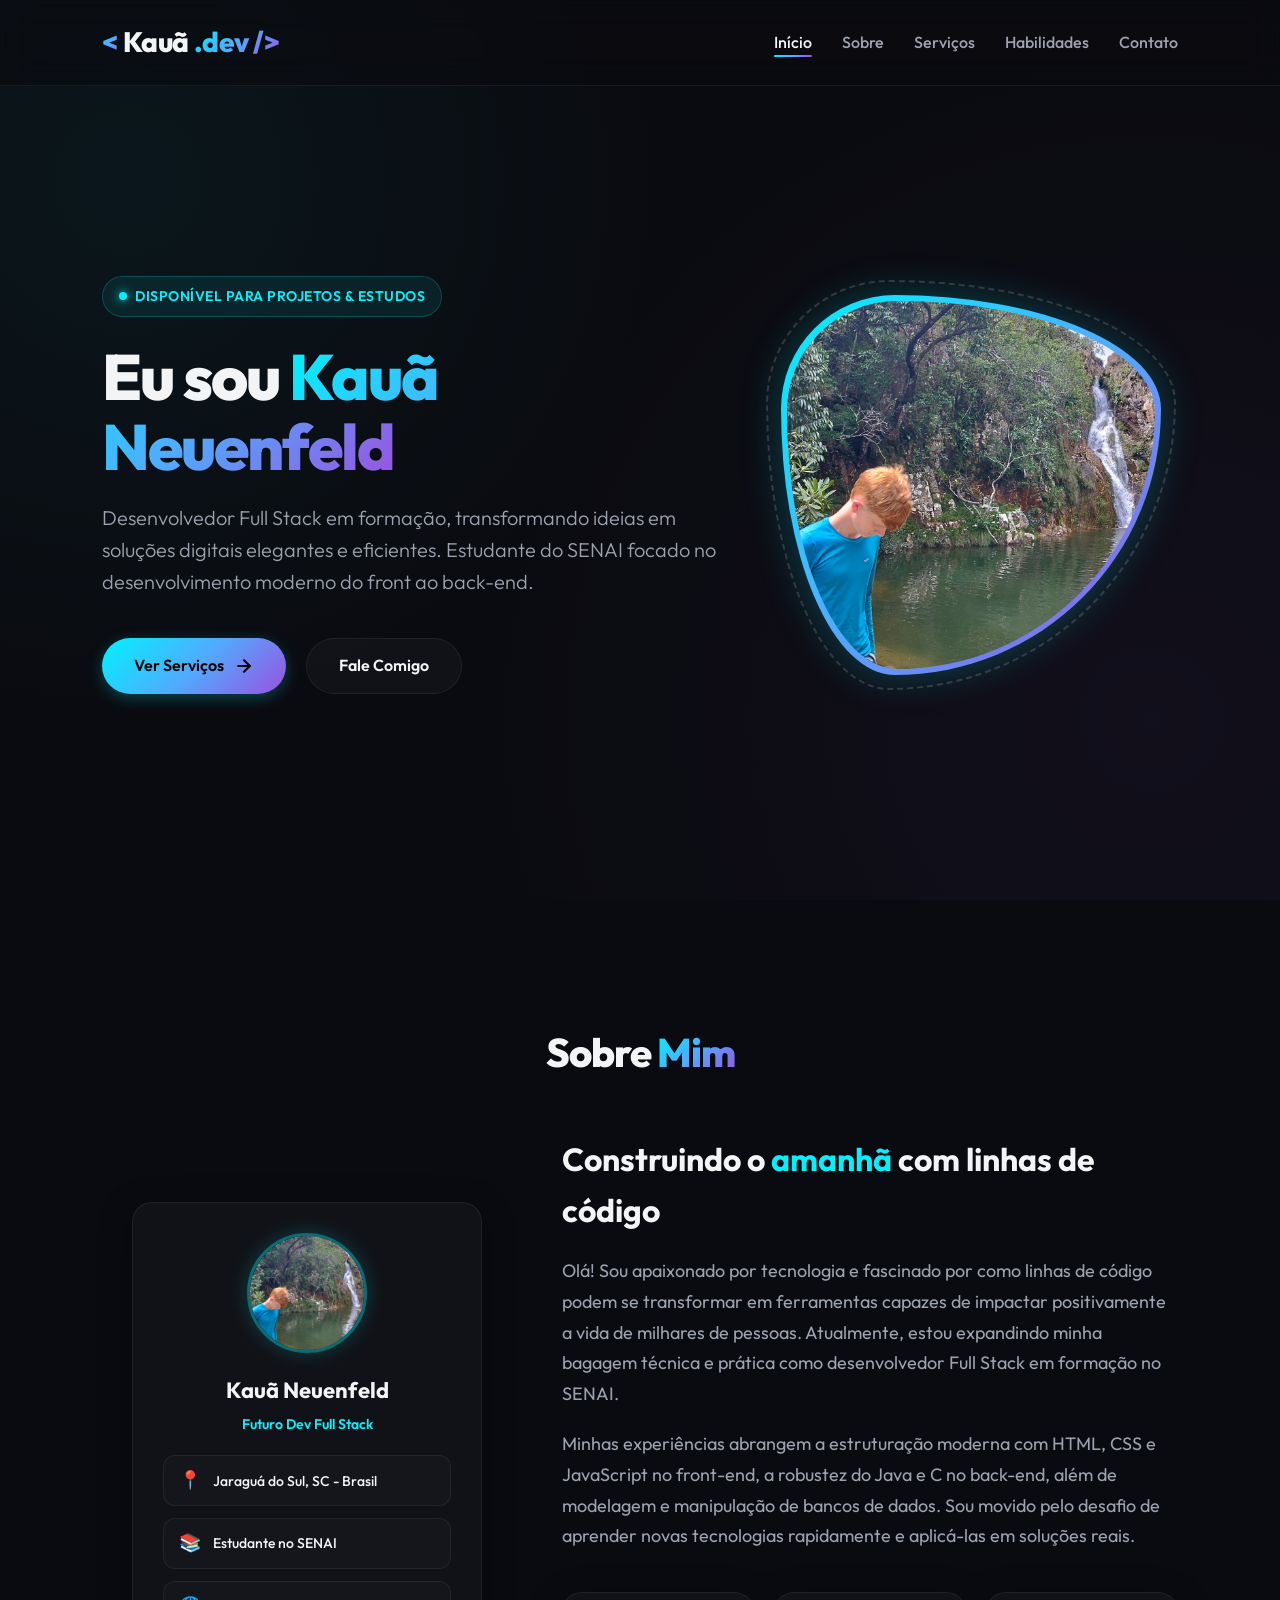
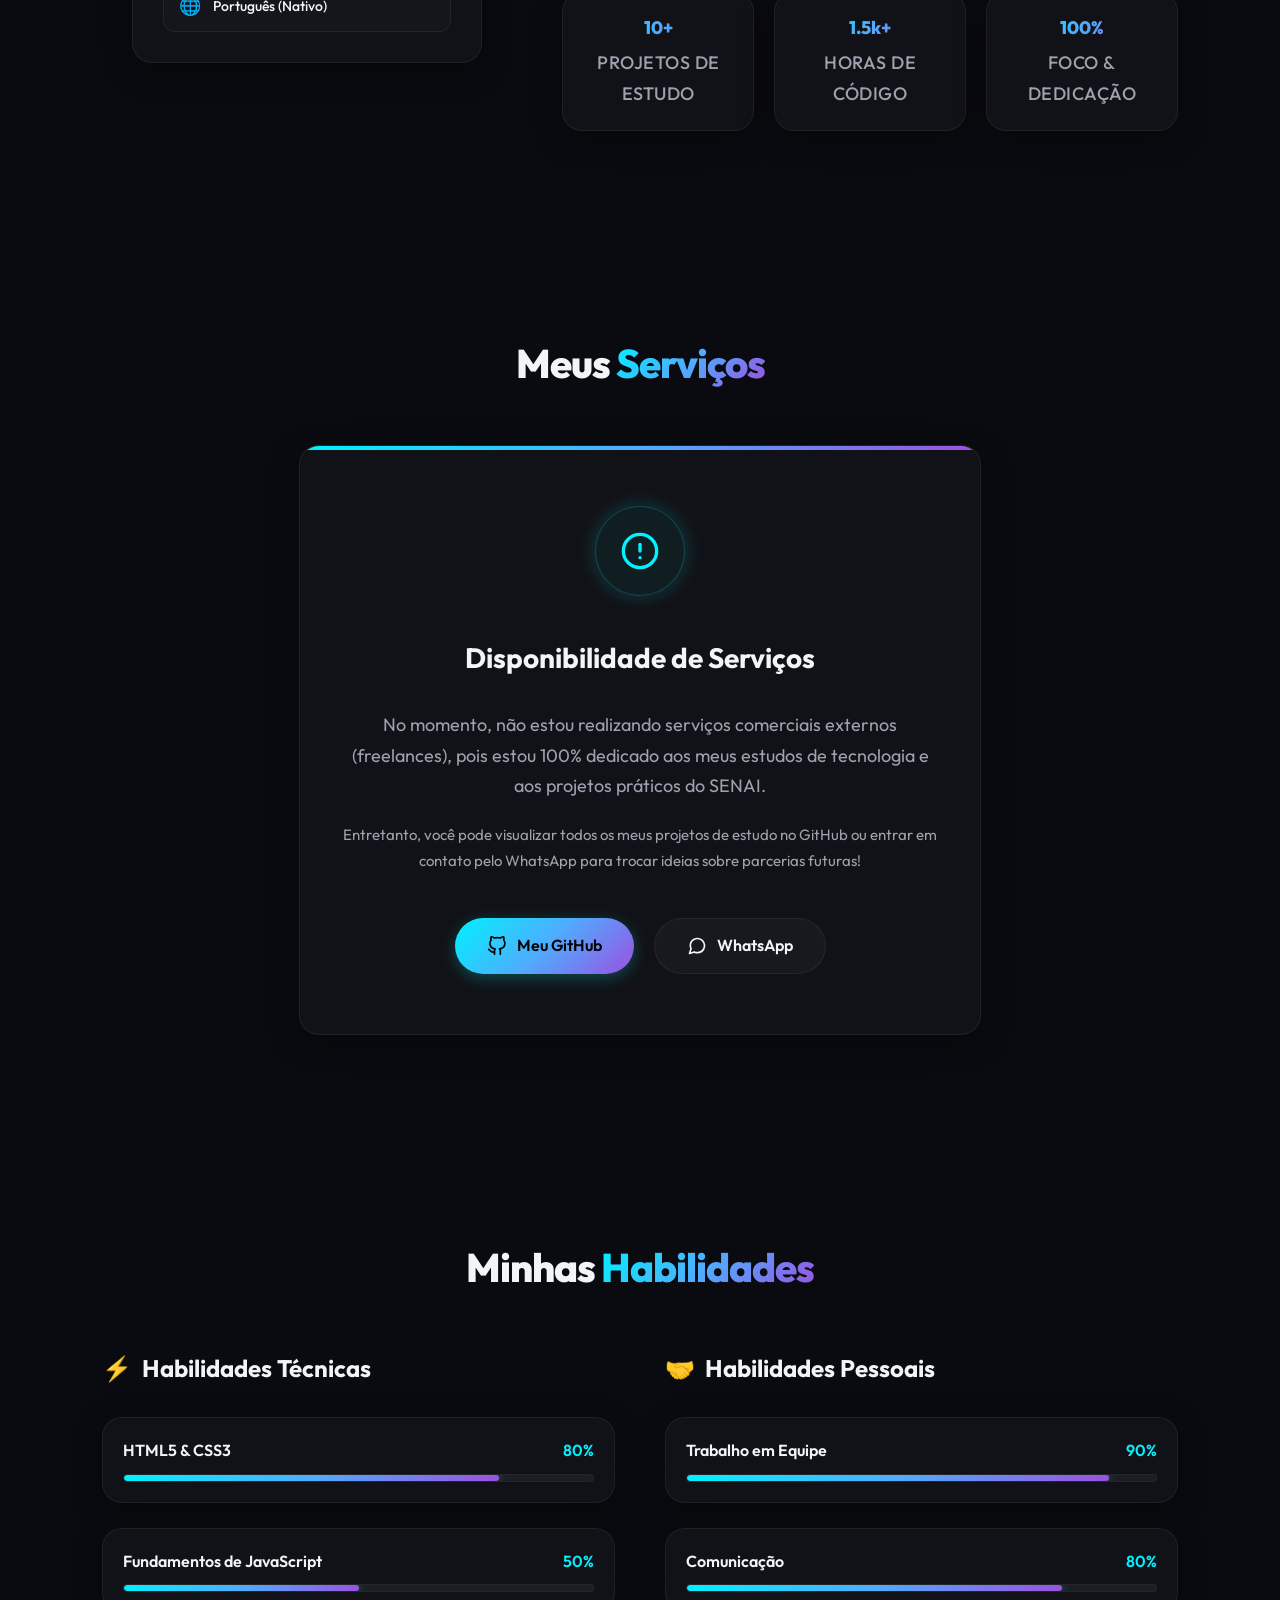
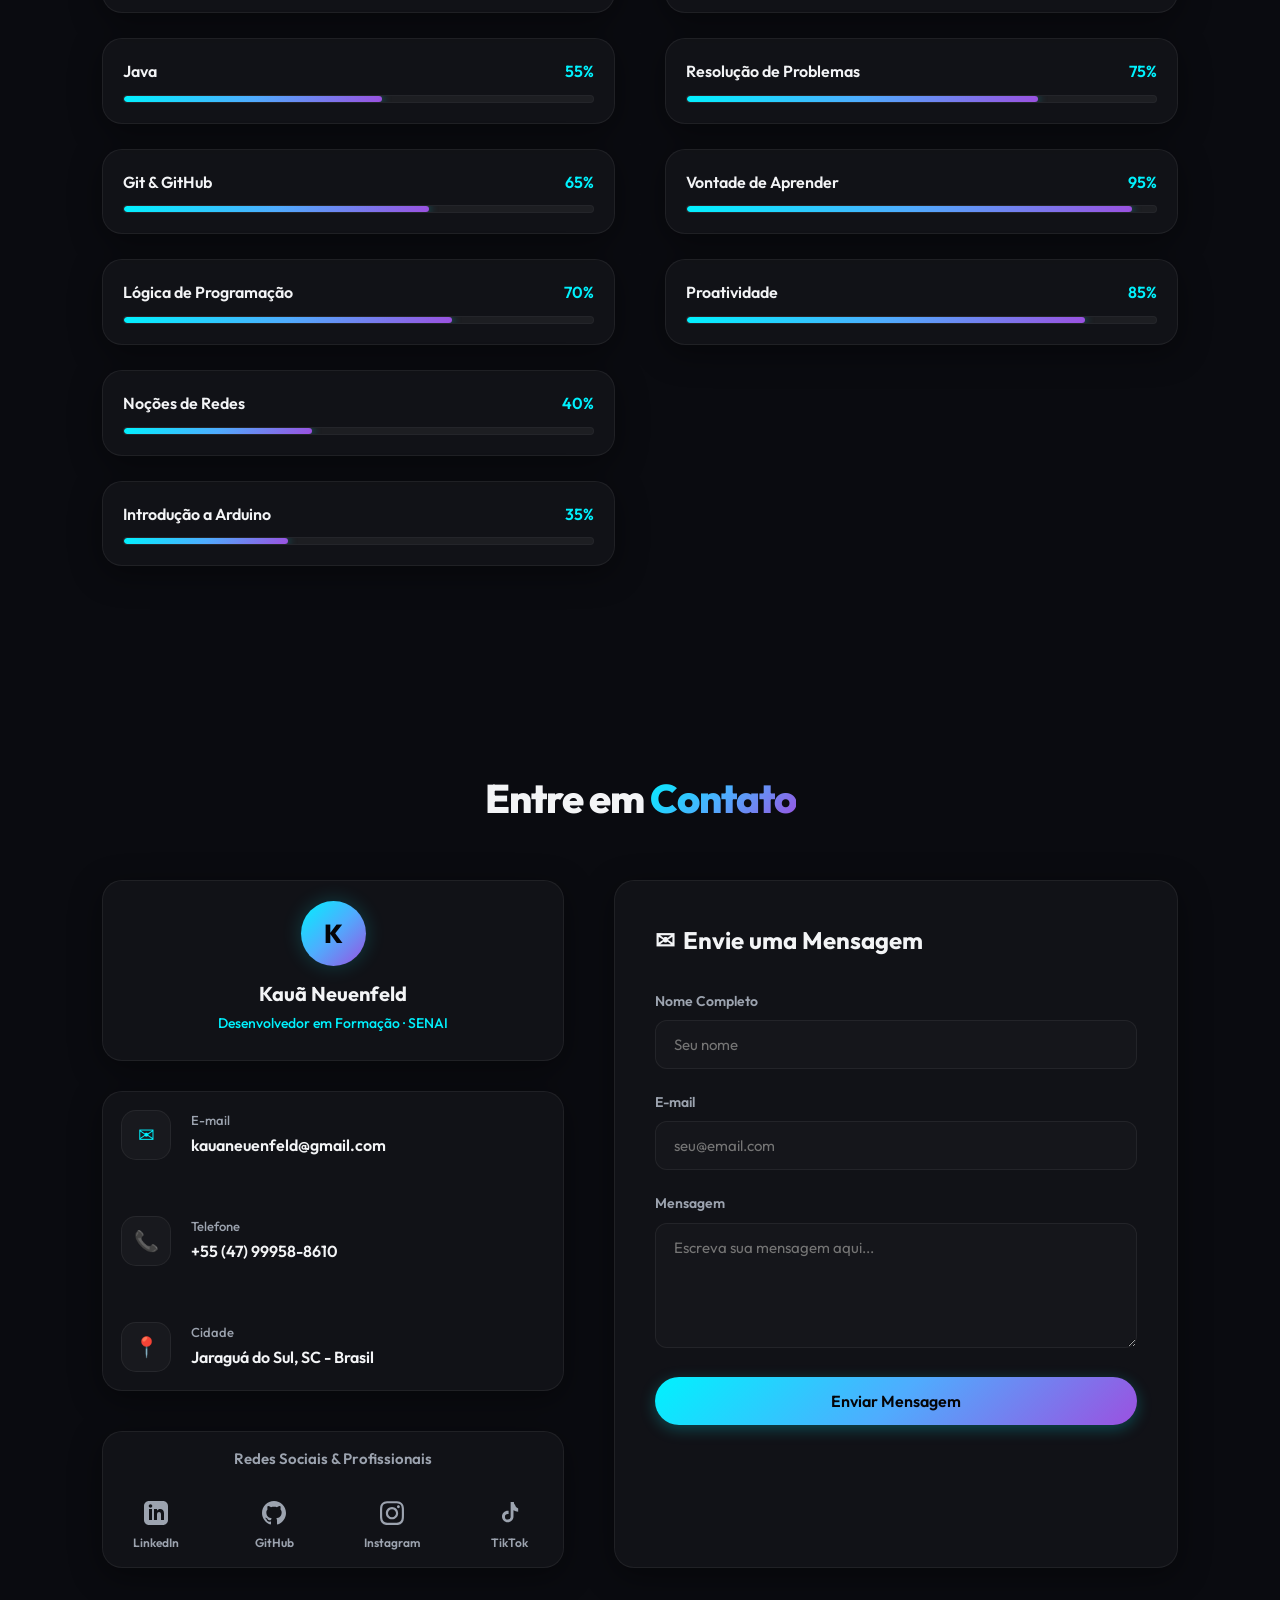
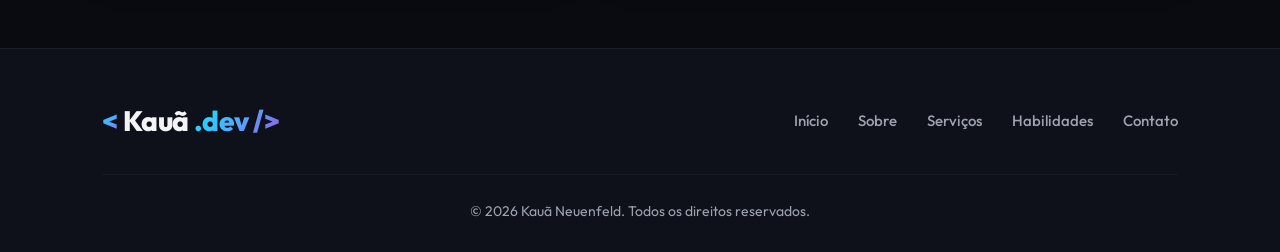
<file: ServicoIndex.html>
<!DOCTYPE html>
<html lang="pt-BR">
<head>
    <meta charset="UTF-8">
    <meta http-equiv="refresh" content="0; URL='./index.html#servicos'" />
    <title>Redirecionando...</title>
    <script>
        window.location.href = "./index.html#servicos";
    </script>
</head>
<body>
    <p>Redirecionando para a seção de Serviços... Caso não seja redirecionado automaticamente, <a href="./index.html#servicos">clique aqui</a>.</p>
</body>
</html>
</file>
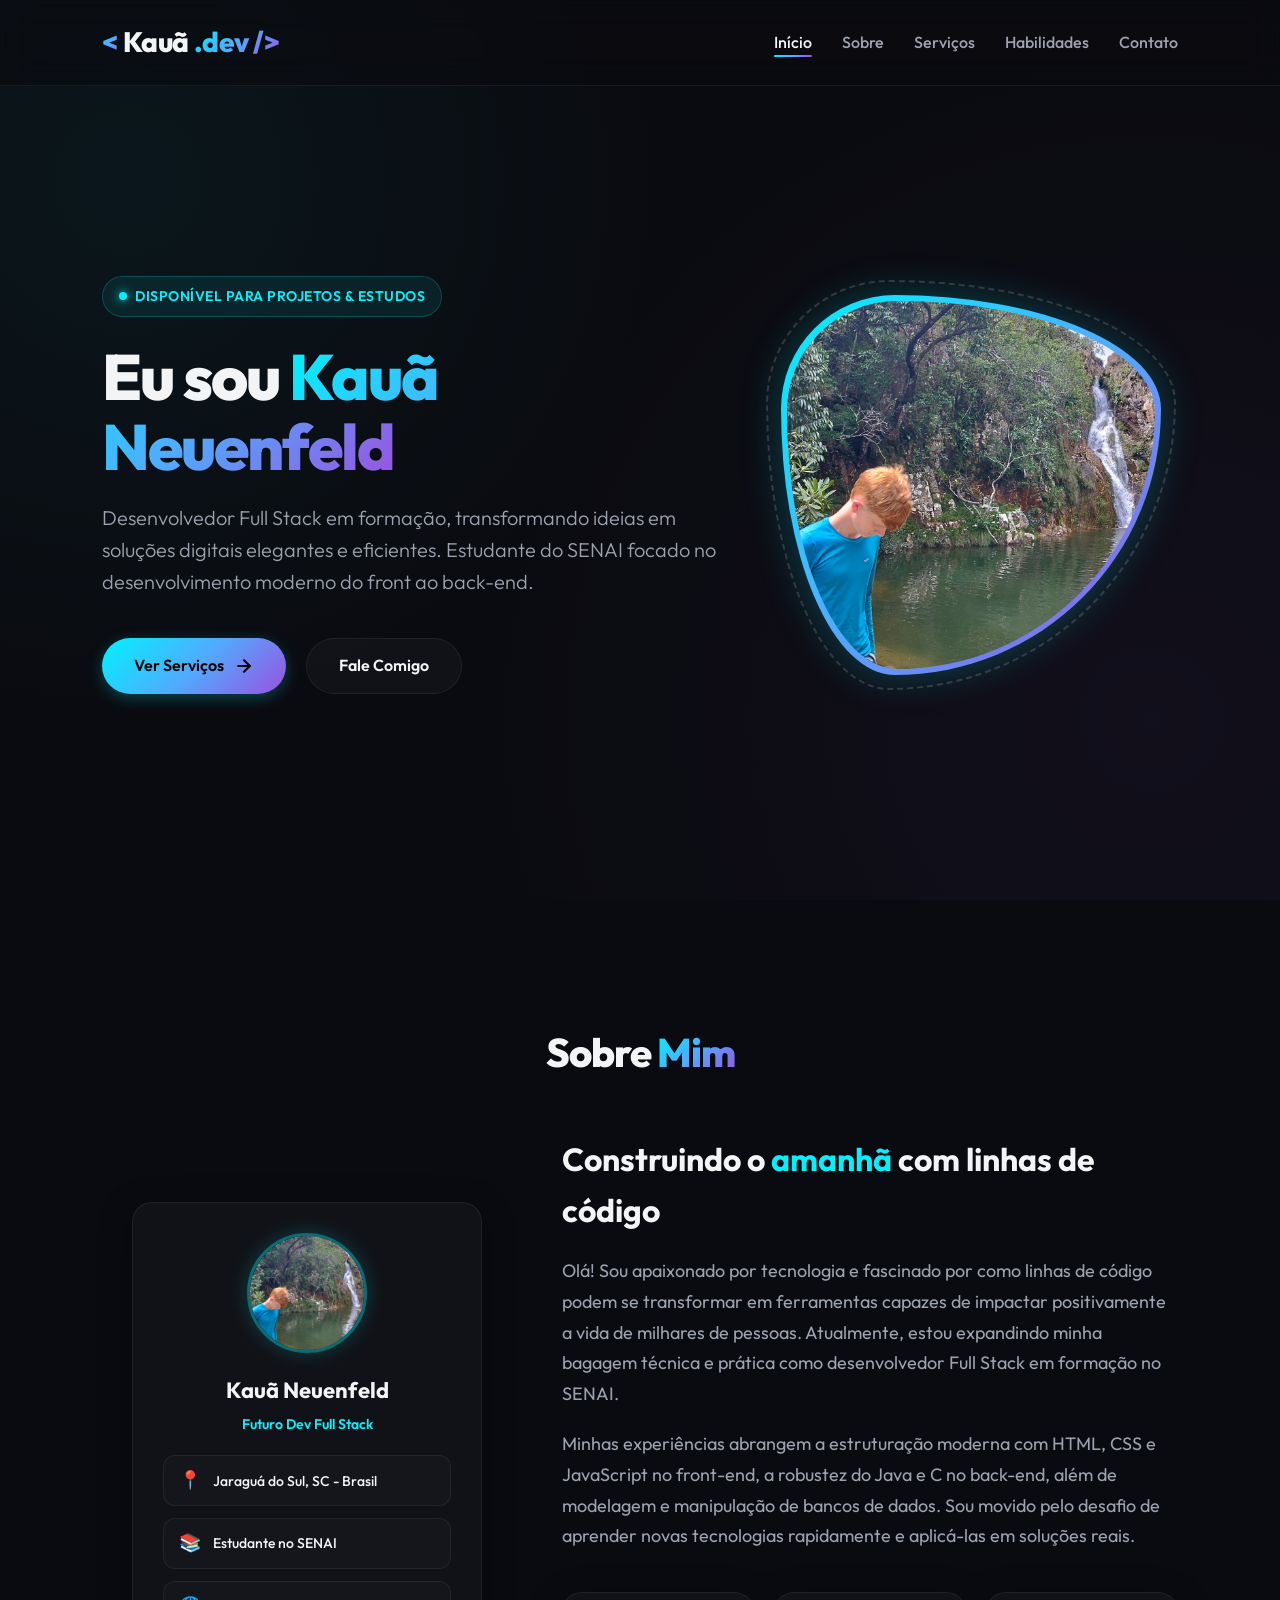
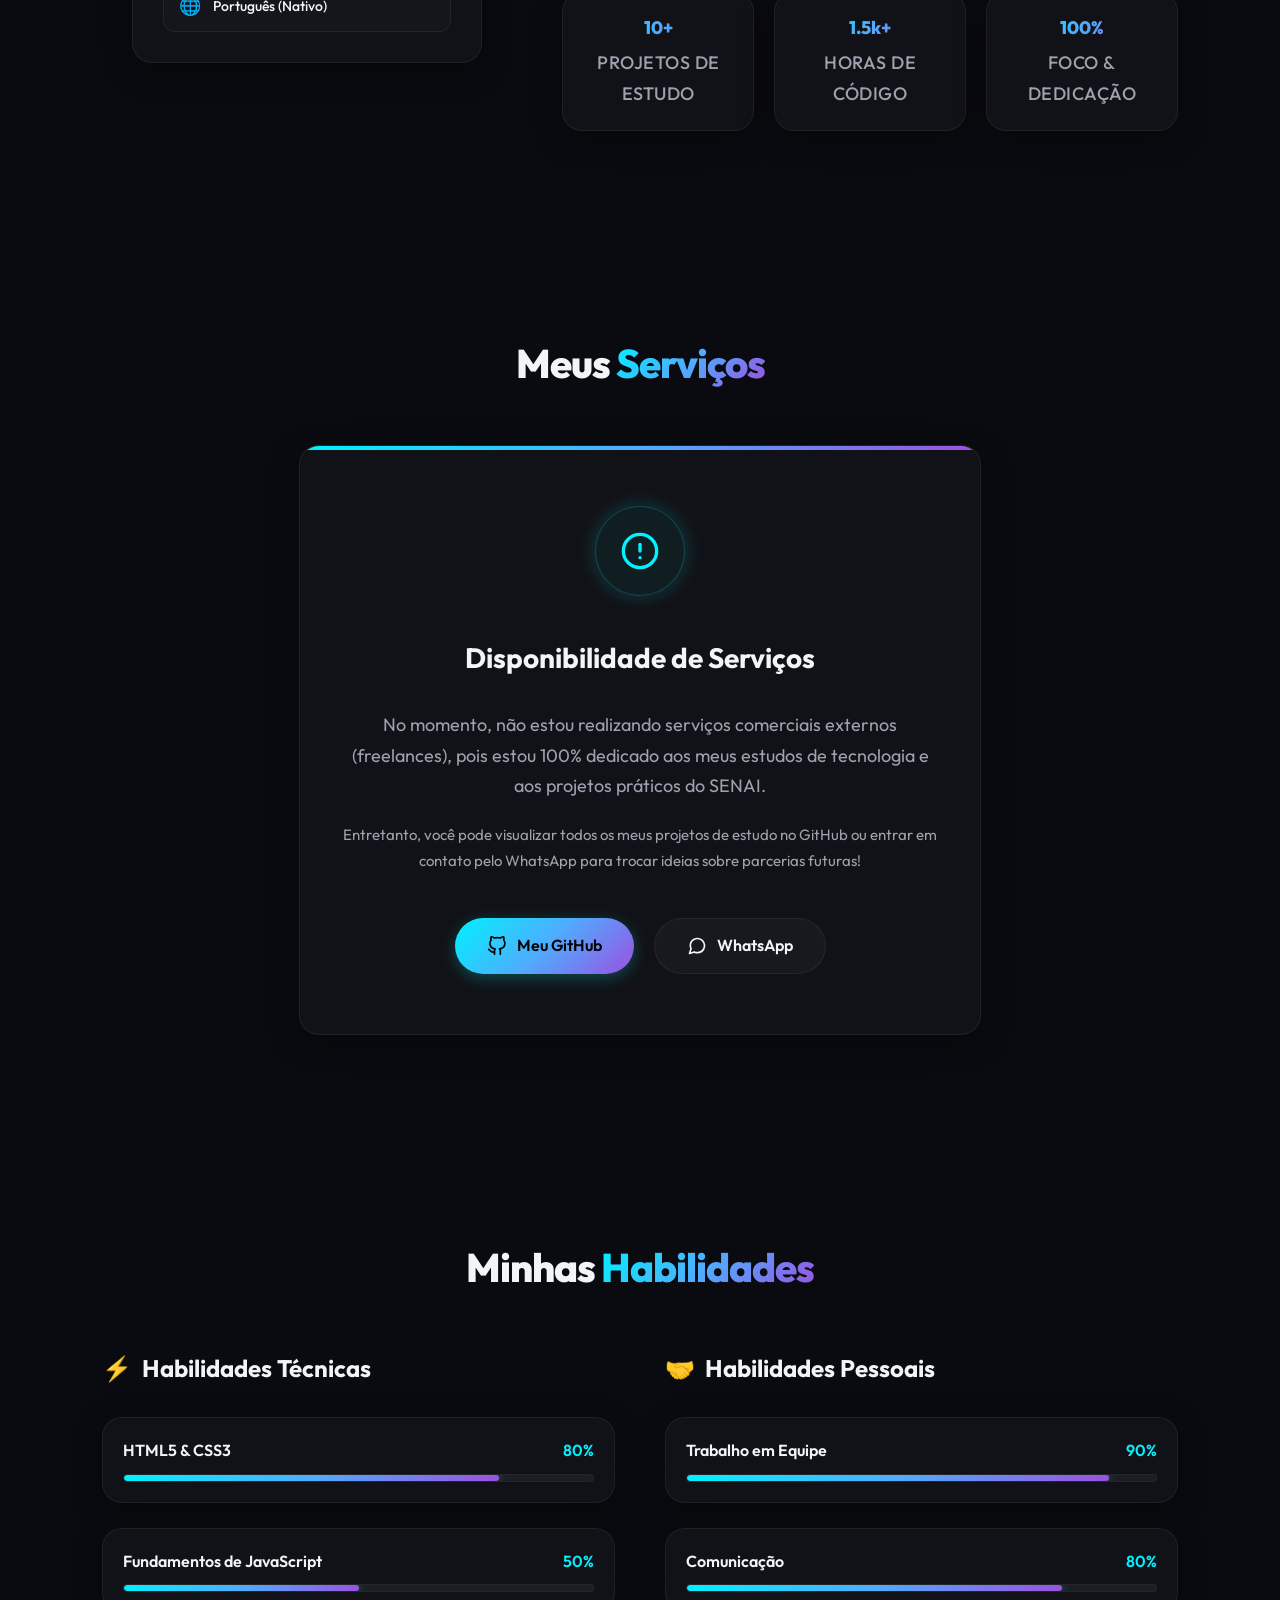
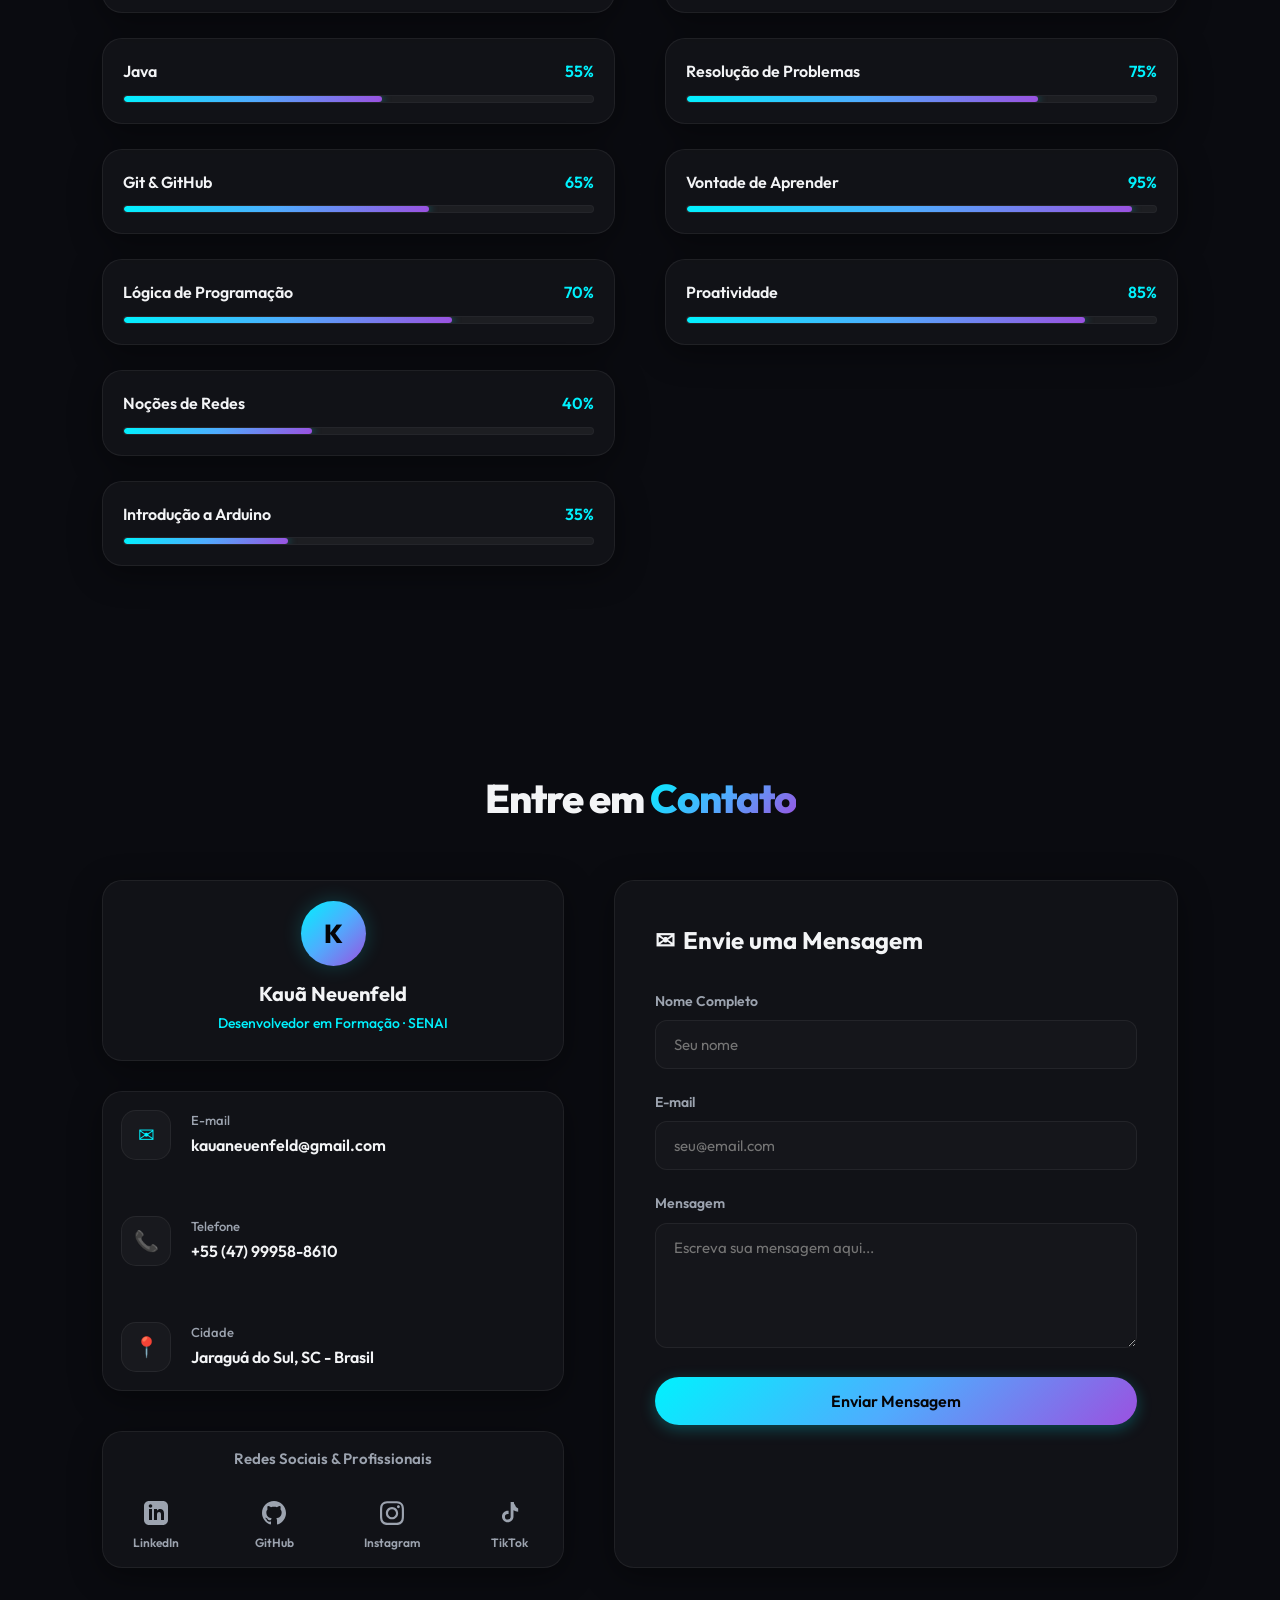
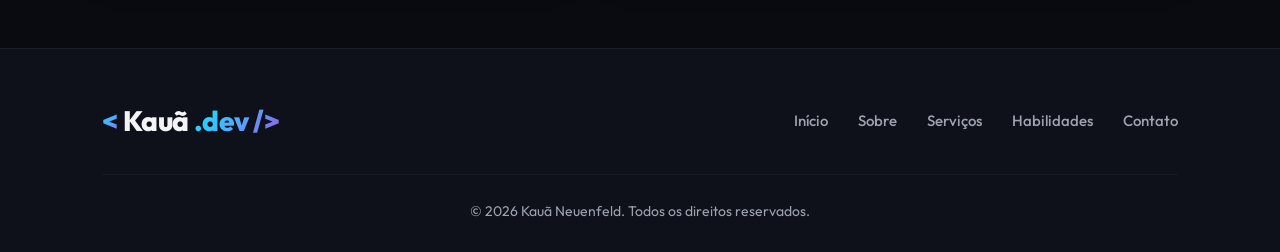
<file: SobreIndex.html>
<!DOCTYPE html>
<html lang="pt-BR">
<head>
    <meta charset="UTF-8">
    <meta http-equiv="refresh" content="0; URL='./index.html#sobre'" />
    <title>Redirecionando...</title>
    <script>
        window.location.href = "./index.html#sobre";
    </script>
</head>
<body>
    <p>Redirecionando para a seção Sobre... Caso não seja redirecionado automaticamente, <a href="./index.html#sobre">clique aqui</a>.</p>
</body>
</html>
</file>
<file: css/style.css>
@import url('https://fonts.googleapis.com/css2?family=Outfit:wght@300;400;500;600;700;800&display=swap');

:root {
  --bg-primary: #0a0b10;
  --bg-secondary: #0f111a;
  --accent-blue: #00f2fe;
  --accent-purple: #9b51e0;
  --accent-gradient: linear-gradient(135deg, #00f2fe 0%, #4facfe 50%, #9b51e0 100%);
  --accent-gradient-hover: linear-gradient(135deg, #4facfe 0%, #00f2fe 50%, #a855f7 100%);
  
  --text-main: #f3f4f6;
  --text-muted: #9ca3af;
  
  --glass-bg: rgba(255, 255, 255, 0.03);
  --glass-bg-hover: rgba(255, 255, 255, 0.06);
  --glass-border: rgba(255, 255, 255, 0.06);
  --glass-border-hover: rgba(255, 255, 255, 0.12);
  --glass-shadow: 0 8px 32px 0 rgba(0, 0, 0, 0.4);
  --glow-shadow: 0 0 20px rgba(0, 242, 254, 0.2);
  
  --transition-fast: 0.2s ease;
  --transition-normal: 0.4s cubic-bezier(0.16, 1, 0.3, 1);
  --transition-slow: 0.8s cubic-bezier(0.16, 1, 0.3, 1);
}

/* Base Styles */
* {
  margin: 0;
  padding: 0;
  box-sizing: border-box;
  font-family: 'Outfit', sans-serif;
}

html {
  scroll-behavior: smooth;
}

body {
  background-color: var(--bg-primary);
  background-image: 
    radial-gradient(circle at 10% 20%, rgba(0, 242, 254, 0.05) 0%, transparent 40%),
    radial-gradient(circle at 90% 80%, rgba(155, 81, 224, 0.06) 0%, transparent 50%);
  background-attachment: fixed;
  color: var(--text-main);
  line-height: 1.6;
  overflow-x: hidden;
}

/* Custom Scrollbar */
::-webkit-scrollbar {
  width: 10px;
}
::-webkit-scrollbar-track {
  background: var(--bg-primary);
}
::-webkit-scrollbar-thumb {
  background: rgba(255, 255, 255, 0.1);
  border-radius: 5px;
  border: 2px solid var(--bg-primary);
}
::-webkit-scrollbar-thumb:hover {
  background: var(--accent-gradient);
}

/* Reusable Glass Containers */
.glass-card {
  background: var(--glass-bg);
  backdrop-filter: blur(12px);
  -webkit-backdrop-filter: blur(12px);
  border: 1px solid var(--glass-border);
  border-radius: 20px;
  box-shadow: var(--glass-shadow);
  transition: transform var(--transition-normal), border-color var(--transition-normal), background-color var(--transition-normal), box-shadow var(--transition-normal);
}

.glass-card:hover {
  background: var(--glass-bg-hover);
  border-color: var(--glass-border-hover);
  box-shadow: var(--glass-shadow), 0 10px 30px rgba(0, 242, 254, 0.05);
}

/* Header & Navigation */
header {
  position: fixed;
  top: 0;
  left: 0;
  width: 100%;
  display: flex;
  justify-content: space-between;
  align-items: center;
  padding: 20px 8%;
  z-index: 1000;
  background: rgba(10, 11, 16, 0.6);
  backdrop-filter: blur(16px);
  -webkit-backdrop-filter: blur(16px);
  border-bottom: 1px solid var(--glass-border);
  transition: padding var(--transition-fast);
}

header.scrolled {
  padding: 15px 8%;
  background: rgba(10, 11, 16, 0.85);
  box-shadow: 0 4px 30px rgba(0, 0, 0, 0.3);
}

.logotipo {
  font-size: 28px;
  font-weight: 800;
  color: var(--text-main);
  text-decoration: none;
  letter-spacing: -0.5px;
  display: flex;
  align-items: center;
  gap: 5px;
}

.logotipo span {
  background: var(--accent-gradient);
  -webkit-background-clip: text;
  background-clip: text;
  -webkit-text-fill-color: transparent;
  color: transparent;
}

nav ul {
  display: flex;
  list-style: none;
  align-items: center;
  gap: 30px;
}

nav ul li a {
  text-decoration: none;
  color: var(--text-muted);
  font-weight: 500;
  font-size: 16px;
  transition: color var(--transition-fast), transform var(--transition-fast);
  position: relative;
  padding: 5px 0;
}

nav ul li a:hover,
nav ul li a.active {
  color: var(--text-main);
}

nav ul li a::after {
  content: '';
  position: absolute;
  bottom: 0;
  left: 0;
  width: 0;
  height: 2px;
  background: var(--accent-gradient);
  transition: width var(--transition-normal);
  border-radius: 2px;
}

nav ul li a:hover::after,
nav ul li a.active::after {
  width: 100%;
}

/* Mobile Menu Toggle */
.menu-toggle {
  display: none;
  flex-direction: column;
  gap: 6px;
  cursor: pointer;
  z-index: 1001;
}

.menu-toggle span {
  display: block;
  width: 25px;
  height: 2px;
  background: var(--text-main);
  transition: var(--transition-fast);
  border-radius: 2px;
}

/* Sections Setup */
section {
  padding: 120px 8% 80px 8%;
  min-height: 100vh;
  display: flex;
  flex-direction: column;
  justify-content: center;
  position: relative;
}

.section-title {
  font-size: 40px;
  font-weight: 800;
  margin-bottom: 50px;
  text-align: center;
  letter-spacing: -1px;
}

.section-title span {
  background: var(--accent-gradient);
  -webkit-background-clip: text;
  background-clip: text;
  -webkit-text-fill-color: transparent;
  color: transparent;
}

/* Buttons */
.btn-group {
  display: flex;
  gap: 20px;
  flex-wrap: wrap;
}

.btn {
  padding: 14px 32px;
  border-radius: 50px;
  text-decoration: none;
  font-weight: 600;
  font-size: 16px;
  display: inline-flex;
  align-items: center;
  justify-content: center;
  gap: 10px;
  cursor: pointer;
  transition: transform var(--transition-fast), box-shadow var(--transition-fast), background var(--transition-fast);
  border: none;
}

.btn:active {
  transform: scale(0.98);
}

.btn-primary {
  background: var(--accent-gradient);
  color: #050508;
  box-shadow: 0 4px 15px rgba(0, 242, 254, 0.25);
}

.btn-primary:hover {
  background: var(--accent-gradient-hover);
  box-shadow: 0 6px 20px rgba(0, 242, 254, 0.4), var(--glow-shadow);
  transform: translateY(-2px);
}

.btn-secondary {
  background: var(--glass-bg);
  color: var(--text-main);
  border: 1px solid var(--glass-border);
}

.btn-secondary:hover {
  background: var(--glass-bg-hover);
  border-color: var(--accent-blue);
  box-shadow: 0 4px 15px rgba(0, 242, 254, 0.1);
  transform: translateY(-2px);
}

/* Hero Section (#inicio) */
#inicio {
  display: grid;
  grid-template-columns: 1.2fr 0.8fr;
  align-items: center;
  gap: 40px;
  padding-top: 150px;
}

.hero-text {
  max-width: 650px;
}

.hero-text .welcome-tag {
  display: inline-flex;
  align-items: center;
  gap: 8px;
  padding: 8px 16px;
  background: rgba(0, 242, 254, 0.08);
  border: 1px solid rgba(0, 242, 254, 0.2);
  border-radius: 50px;
  font-size: 14px;
  font-weight: 600;
  color: var(--accent-blue);
  margin-bottom: 25px;
  letter-spacing: 0.5px;
  text-transform: uppercase;
}

.hero-text .welcome-tag .pulse-dot {
  width: 8px;
  height: 8px;
  border-radius: 50%;
  background-color: var(--accent-blue);
  box-shadow: 0 0 10px var(--accent-blue);
  animation: pulse 1.8s infinite;
}

@keyframes pulse {
  0% { transform: scale(0.9); opacity: 0.6; }
  50% { transform: scale(1.1); opacity: 1; box-shadow: 0 0 15px var(--accent-blue); }
  100% { transform: scale(0.9); opacity: 0.6; }
}

.hero-text h1 {
  font-size: 64px;
  font-weight: 800;
  line-height: 1.1;
  margin-bottom: 20px;
  letter-spacing: -2px;
}

.hero-text h1 span {
  background: var(--accent-gradient);
  -webkit-background-clip: text;
  background-clip: text;
  -webkit-text-fill-color: transparent;
  color: transparent;
}

.hero-text p {
  color: var(--text-muted);
  font-size: 20px;
  margin-bottom: 40px;
  font-weight: 300;
}

.hero-image-wrapper {
  display: flex;
  justify-content: center;
  align-items: center;
}

.hero-image-glow {
  position: relative;
  width: 380px;
  height: 380px;
  border-radius: 30% 70% 70% 30% / 30% 30% 70% 70%;
  background: var(--accent-gradient);
  animation: morphing 15s ease-in-out infinite;
  display: flex;
  justify-content: center;
  align-items: center;
  box-shadow: 0 0 40px rgba(0, 242, 254, 0.25);
  padding: 6px;
}

.hero-image-glow::before {
  content: '';
  position: absolute;
  top: -15px;
  left: -15px;
  right: -15px;
  bottom: -15px;
  border-radius: inherit;
  border: 2px dashed rgba(255, 255, 255, 0.15);
  animation: spin 30s linear infinite;
  pointer-events: none;
}

.hero-image-container {
  width: 100%;
  height: 100%;
  border-radius: inherit;
  overflow: hidden;
  position: relative;
  background-color: var(--bg-secondary);
}

.hero-image-container img {
  width: 100%;
  height: 100%;
  object-fit: cover;
  transition: transform var(--transition-normal);
}

.hero-image-glow:hover img {
  transform: scale(1.05);
}

@keyframes morphing {
  0% { border-radius: 30% 70% 70% 30% / 30% 30% 70% 70%; }
  25% { border-radius: 58% 42% 75% 25% / 76% 46% 54% 24%; }
  50% { border-radius: 50% 50% 33% 67% / 55% 27% 73% 45%; }
  75% { border-radius: 33% 67% 58% 42% / 63% 68% 32% 37%; }
  100% { border-radius: 30% 70% 70% 30% / 30% 30% 70% 70%; }
}

@keyframes spin {
  100% { transform: rotate(360deg); }
}

/* About Section (#sobre) */
#sobre .about-grid {
  display: grid;
  grid-template-columns: 0.8fr 1.2fr;
  gap: 50px;
  align-items: center;
}

.about-graphics {
  display: flex;
  justify-content: center;
}

.about-card {
  width: 100%;
  max-width: 350px;
  padding: 30px;
  text-align: center;
  position: relative;
}

.about-card .avatar-circle {
  width: 120px;
  height: 120px;
  border-radius: 50%;
  margin: 0 auto 20px auto;
  border: 3px solid rgba(0, 242, 254, 0.4);
  box-shadow: 0 0 20px rgba(0, 242, 254, 0.2);
  overflow: hidden;
}

.about-card .avatar-circle img {
  width: 100%;
  height: 100%;
  object-fit: cover;
}

.about-card h3 {
  font-size: 22px;
  font-weight: 700;
  margin-bottom: 5px;
}

.about-card p {
  color: var(--accent-blue);
  font-size: 14px;
  font-weight: 600;
  margin-bottom: 20px;
}

.about-info-tags {
  display: flex;
  flex-direction: column;
  gap: 12px;
  text-align: left;
}

.about-tag-item {
  display: flex;
  align-items: center;
  gap: 12px;
  padding: 10px 15px;
  border-radius: 12px;
  background: rgba(255, 255, 255, 0.02);
  border: 1px solid var(--glass-border);
}

.about-tag-item span.icon {
  font-size: 18px;
  color: var(--accent-blue);
}

.about-tag-item span.text {
  font-size: 14px;
  color: var(--text-main);
  font-weight: 500;
}

.about-description {
  display: flex;
  flex-direction: column;
  gap: 20px;
}

.about-description h2 {
  font-size: 32px;
  font-weight: 700;
}

.about-description h2 span {
  color: var(--accent-blue);
}

.about-description p {
  color: var(--text-muted);
  font-size: 18px;
  line-height: 1.7;
}

.about-stats {
  display: grid;
  grid-template-columns: repeat(3, 1fr);
  gap: 20px;
  margin-top: 20px;
}

.stat-item {
  padding: 20px;
  text-align: center;
}

.stat-number {
  font-size: 36px;
  font-weight: 800;
  background: var(--accent-gradient);
  -webkit-background-clip: text;
  background-clip: text;
  -webkit-text-fill-color: transparent;
  color: transparent;
  margin-bottom: 5px;
}

.stat-label {
  font-size: 13px;
  color: var(--text-muted);
  font-weight: 500;
  text-transform: uppercase;
  letter-spacing: 0.5px;
}

/* Services Section (#servicos) */
#servicos .services-container {
  display: flex;
  justify-content: center;
  align-items: center;
  max-width: 900px;
  margin: 0 auto;
}

.services-box {
  width: 100%;
  padding: 60px 40px;
  text-align: center;
  display: flex;
  flex-direction: column;
  align-items: center;
  gap: 30px;
  position: relative;
  overflow: hidden;
}

.services-box::before {
  content: '';
  position: absolute;
  top: 0;
  left: 0;
  width: 100%;
  height: 4px;
  background: var(--accent-gradient);
}

.services-icon-container {
  width: 90px;
  height: 90px;
  border-radius: 50%;
  background: rgba(0, 242, 254, 0.05);
  border: 1px solid rgba(0, 242, 254, 0.2);
  display: flex;
  justify-content: center;
  align-items: center;
  margin-bottom: 10px;
  color: var(--accent-blue);
  box-shadow: var(--glow-shadow);
  animation: hover-shake 4s ease-in-out infinite;
}

@keyframes hover-shake {
  0%, 100% { transform: translateY(0); }
  50% { transform: translateY(-8px); }
}

.services-box h3 {
  font-size: 28px;
  font-weight: 700;
}

.services-box p {
  color: var(--text-muted);
  font-size: 18px;
  max-width: 600px;
  margin: 0 auto;
  line-height: 1.7;
}

.services-box .btn-group {
  margin-top: 15px;
}

/* Skills Section (#habilidades) */
#habilidades .skills-grid {
  display: grid;
  grid-template-columns: 1fr 1fr;
  gap: 50px;
}

.skills-column h3 {
  font-size: 24px;
  font-weight: 700;
  margin-bottom: 30px;
  display: flex;
  align-items: center;
  gap: 10px;
}

.skills-column h3 span {
  color: var(--accent-blue);
}

.skills-list {
  display: flex;
  flex-direction: column;
  gap: 25px;
}

.skill-card {
  padding: 20px;
  border: 1px solid var(--glass-border);
}

.skill-info {
  display: flex;
  justify-content: space-between;
  margin-bottom: 10px;
  font-weight: 600;
}

.skill-name {
  color: var(--text-main);
  font-size: 16px;
}

.skill-pct {
  color: var(--accent-blue);
  font-size: 16px;
}

.skill-bar-track {
  width: 100%;
  height: 8px;
  background: rgba(255, 255, 255, 0.05);
  border-radius: 10px;
  overflow: hidden;
  position: relative;
  border: 1px solid rgba(255, 255, 255, 0.03);
}

.skill-bar-fill {
  height: 100%;
  width: 0%; /* Dynamic fill via JS */
  background: var(--accent-gradient);
  border-radius: 10px;
  box-shadow: 0 0 10px rgba(0, 242, 254, 0.5);
  transition: width 1.5s cubic-bezier(0.1, 0.8, 0.1, 1);
}

/* Contact Section (#contato) */
#contato .contact-wrapper {
  display: grid;
  grid-template-columns: 0.9fr 1.1fr;
  gap: 50px;
  max-width: 1100px;
  margin: 0 auto;
  width: 100%;
}

.contact-info-panel {
  display: flex;
  flex-direction: column;
  gap: 30px;
}

.contact-card-header {
  display: flex;
  flex-direction: column;
  align-items: center;
  justify-content: center;
  text-align: center;
  gap: 12px;
  padding: 20px;
  padding-bottom: 25px;
  border-bottom: 1px solid var(--glass-border);
}

.contact-avatar {
  width: 65px;
  height: 65px;
  border-radius: 50%;
  background: var(--accent-gradient);
  color: #050508;
  font-size: 26px;
  font-weight: 800;
  display: flex;
  align-items: center;
  justify-content: center;
  box-shadow: var(--glow-shadow);
}

.contact-user-details h4 {
  font-size: 20px;
  font-weight: 700;
  margin-bottom: 2px;
}

.contact-user-details p {
  font-size: 14px;
  color: var(--accent-blue);
  font-weight: 500;
}

.contact-channels {
  display: flex;
  flex-direction: column;
  gap: 20px;
}

.channel-item {
  display: flex;
  align-items: center;
  gap: 20px;
  padding: 18px;
}

.channel-icon {
  width: 50px;
  height: 50px;
  border-radius: 15px;
  background: rgba(255, 255, 255, 0.03);
  border: 1px solid var(--glass-border);
  display: flex;
  justify-content: center;
  align-items: center;
  font-size: 20px;
  color: var(--accent-blue);
  transition: border-color var(--transition-fast), background var(--transition-fast);
}

.channel-item:hover .channel-icon {
  border-color: var(--accent-blue);
  background: rgba(0, 242, 254, 0.05);
  box-shadow: 0 0 15px rgba(0, 242, 254, 0.1);
}

.channel-content p.label {
  font-size: 13px;
  color: var(--text-muted);
  font-weight: 500;
  margin-bottom: 2px;
}

.channel-content a,
.channel-content p.val {
  font-size: 16px;
  color: var(--text-main);
  text-decoration: none;
  font-weight: 600;
  transition: color var(--transition-fast);
}

.channel-content a:hover {
  color: var(--accent-blue);
}

.social-grid {
  margin-top: 10px;
}

.social-grid p {
  font-size: 15px;
  color: var(--text-muted);
  font-weight: 600;
  margin-bottom: 15px;
}

.social-links {
  display: grid;
  grid-template-columns: repeat(4, 1fr);
  gap: 12px;
}

.social-card {
  padding: 15px;
  display: flex;
  flex-direction: column;
  align-items: center;
  justify-content: center;
  gap: 8px;
  text-decoration: none;
  color: var(--text-muted);
  font-size: 12px;
  font-weight: 600;
}

.social-card svg {
  width: 24px;
  height: 24px;
  fill: currentColor;
  transition: transform var(--transition-fast);
}

.social-card:hover {
  color: var(--accent-blue);
  border-color: var(--accent-blue);
}

.social-card:hover svg {
  transform: translateY(-3px) scale(1.05);
}

/* Contact Form */
.contact-form-panel {
  padding: 40px;
}

.contact-form-panel h3 {
  font-size: 24px;
  font-weight: 700;
  margin-bottom: 30px;
  display: flex;
  align-items: center;
  gap: 8px;
}

.form-group {
  margin-bottom: 22px;
}

.form-group label {
  display: block;
  font-size: 14px;
  font-weight: 600;
  margin-bottom: 8px;
  color: var(--text-muted);
}

.form-input {
  width: 100%;
  background: rgba(255, 255, 255, 0.02);
  border: 1px solid var(--glass-border);
  border-radius: 12px;
  padding: 14px 18px;
  color: var(--text-main);
  font-size: 15px;
  transition: border-color var(--transition-fast), background var(--transition-fast), box-shadow var(--transition-fast);
  outline: none;
}

.form-input:focus {
  border-color: var(--accent-blue);
  background: rgba(255, 255, 255, 0.04);
  box-shadow: 0 0 15px rgba(0, 242, 254, 0.1);
}

textarea.form-input {
  resize: vertical;
}

.form-feedback {
  margin-top: 15px;
  font-size: 14px;
  font-weight: 600;
  text-align: center;
  min-height: 20px;
}

/* Footer */
footer {
  background-color: var(--bg-secondary);
  border-top: 1px solid var(--glass-border);
  padding: 50px 8% 30px 8%;
}

.footer-content {
  display: flex;
  justify-content: space-between;
  align-items: center;
  flex-wrap: wrap;
  gap: 30px;
  margin-bottom: 30px;
}

.footer-links {
  display: flex;
  gap: 30px;
}

.footer-links a {
  text-decoration: none;
  color: var(--text-muted);
  font-size: 15px;
  font-weight: 500;
  transition: color var(--transition-fast);
}

.footer-links a:hover {
  color: var(--accent-blue);
}

.copyright {
  text-align: center;
  font-size: 14px;
  color: var(--text-muted);
  padding-top: 25px;
  border-top: 1px solid rgba(255, 255, 255, 0.03);
}

/* Animations system */
.reveal {
  opacity: 0;
  filter: blur(8px);
  transform: translateY(30px);
  transition: opacity var(--transition-slow), filter var(--transition-slow), transform var(--transition-slow);
}

.reveal.revealed {
  opacity: 1;
  filter: blur(0);
  transform: translateY(0);
}

/* Responsive Grid & Breakpoints */
@media (max-width: 1024px) {
  #inicio {
    grid-template-columns: 1fr;
    text-align: center;
    gap: 50px;
    padding-top: 130px;
  }
  
  .hero-text {
    max-width: 100%;
    display: flex;
    flex-direction: column;
    align-items: center;
  }
  
  .btn-group {
    justify-content: center;
  }
  
  #sobre .about-grid {
    grid-template-columns: 1fr;
    gap: 40px;
  }
  
  .about-graphics {
    order: 2;
  }
  
  .about-description {
    order: 1;
    text-align: center;
  }
  
  #habilidades .skills-grid {
    grid-template-columns: 1fr;
    gap: 40px;
  }
  
  #contato .contact-wrapper {
    grid-template-columns: 1fr;
    gap: 40px;
  }
}

@media (max-width: 768px) {
  header {
    padding: 20px 5%;
  }
  
  header.scrolled {
    padding: 15px 5%;
  }
  
  section {
    padding: 100px 5% 60px 5%;
  }
  
  .hero-text h1 {
    font-size: 44px;
  }
  
  .hero-image-glow {
    width: 290px;
    height: 290px;
  }
  
  .menu-toggle {
    display: flex;
  }
  
  nav ul {
    position: fixed;
    top: 0;
    right: -100%;
    width: 280px;
    height: 100vh;
    background: rgba(10, 11, 16, 0.95);
    backdrop-filter: blur(20px);
    border-left: 1px solid var(--glass-border);
    flex-direction: column;
    justify-content: center;
    padding: 50px;
    transition: right 0.4s cubic-bezier(0.16, 1, 0.3, 1);
  }
  
  nav ul.active {
    right: 0;
  }
  
  .menu-toggle.active span:nth-child(1) {
    transform: rotate(45deg) translate(6px, 6px);
  }
  
  .menu-toggle.active span:nth-child(2) {
    opacity: 0;
  }
  
  .menu-toggle.active span:nth-child(3) {
    transform: rotate(-45deg) translate(5px, -6px);
  }
  
  .contact-form-panel {
    padding: 25px;
  }
  
  .footer-content {
    flex-direction: column;
    text-align: center;
  }
  
  .footer-links {
    flex-direction: column;
    gap: 15px;
  }
}
</file>
<file: css/StylePortfolio.css>
* {
  font-family: "Montserrat", sans-serif;
  margin: 0;
  padding: 0;
  box-sizing: border-box;
}

body {
  background-color: #13293d;
  color: #ffffff;
  line-height: 1.6;
}

header {
  display: flex;
  justify-content: space-between;
  align-items: center;
  padding: 20px 8%;
  background-color: #006494;
  box-shadow: 0 4px 10px rgba(0, 0, 0, 0.3);
  position: sticky;
  top: 0;
  z-index: 1000;
}

.logotipo {
  font-size: 45px;
  font-weight: 600;
  color: #ffffff;
  letter-spacing: 1px;
}

.logotipo span {
  color: #13293d;
}

nav ul {
  display: flex;
  list-style: none;
}

nav ul li {
  margin-left: 40px;
}

nav ul li a {
  text-decoration: none;
  color: #ffffff;
  font-weight: 600;
  transition: 0.5s;
  text-transform: uppercase;
  letter-spacing: 1px;
}

nav ul li a:hover {
  color: #1b98e0;
}

.secao-principal {
  display: flex;
  align-items: center;
  justify-content: space-between;
  padding: 80px 8%;
  min-height: 80vh;
}

.texto-apresentação {
  max-width: 550px;
}

.texto-apresentação .saudacao {
  color: #1b98e0;
  font-size: 30px;
  font-weight: 600;
  margin-bottom: 10px;
}

.texto-apresentação h1 {
  font-size: 60px;
  margin-bottom: 15px;
}

.texto-apresentação h1 span {
  color: #1b98e0;
}

.texto-apresentação p {
  color: #e8f1f2;
  font-size: 20px;
  margin-bottom: 30px;
}

.grupo-botoes {
  padding: 12px 30px;
  display: flex;
  gap: 25px;
}

.botao {
  padding: 12px 30px;
  border-radius: 50px;
  text-decoration: none;
  font-weight: bold;
  transition: 0.5s;
  display: inline-block;
}

.botao-contratar {
  background-color: #1b98e0;
  color: #13293d;
}

.botao-contratar:hover {
  background-color: #e8f1f2;
}

.botao-trabalho {
  border: 2px solid #006494;
  color: #e8f1f2;
}

.botao-trabalho:hover {
  background-color: #1b98e0;
}

.area-imagem {
  position: relative;
  width: 400px;
  height: 400px;
}

.moldura-circular {
  width: 100%;
  height: 100%;
  background-color: #1b98e0;
  border-radius: 50%;
  overflow: hidden;
  display: flex;
  justify-content: center;
  align-items: flex-end;
  border: 8px solid #006494;
}

.moldura-circular img {
  width: 100%;
  height: 100%;
  object-fit: cover;
}

footer {
  background-color: #006494;
  padding: 40px 8%;
  text-align: center;
  margin-top: 50px;
}

.conteudo-rodape {
  display: flex;
  flex-direction: column;
  align-items: center;
  gap: 15px;
}

.navegação-rodape {
  margin: 15px 0;
}

.navegação-rodape a {
  color: #e8f1f2;
  text-decoration: none;
  margin: 0 15px;
  font-size: 17px;
  transition: 0.5s;
}

.navegação-rodape a:hover {
  color: #1b98e0;
}

.direitos-autorais {
  color: #e8f1f2a1;
  font-size: 12px;
}
</file>
<file: css/responsivo.css>
img {
  max-width: 100%;
  height: auto;
  display: block;
}

h1 {
  font-size: clamp(30px, 3.5vw + 1rem, 60px);
  line-height: 1.2;
}

h2 {
  font-size: clamp(22px, 2.5vw + 0.8rem, 38px);
}

p {
  font-size: clamp(15px, 0.8vw + 0.7rem, 20px);
  line-height: 1.6;
}

/* Logotipo fluido */
.logotipo {
  font-size: clamp(26px, 3vw, 45px);
}

/* INDEX - secao-principal */
.secao-principal {
  gap: clamp(40px, 6vw, 100px);
  padding: clamp(50px, 8vh, 100px) 8%;
  min-height: 80vh;
}

.area-imagem {
  width: clamp(280px, 28vw, 380px);
  height: clamp(280px, 28vw, 380px);
  flex-grow: 0;
}

.moldura-circular {
  width: 100%;
  height: 100%;
}

.moldura-circular img {
  width: 100%;
  height: 100%;
  object-fit: cover;
  object-position: center top;
}

.texto-apresentação {
  flex: 1;
  min-width: 0;
}

.secao-principal:has(.grade-servicos) {
  padding: clamp(40px, 6vh, 70px) 8%;
}

@media (max-width: 992px) {
  header {
    flex-direction: column;
    gap: 14px;
    padding: 18px 5%;
    text-align: center;
  }

  nav ul {
    flex-wrap: wrap;
    justify-content: center;
    gap: 10px 18px;
  }

  nav ul li {
    margin-left: 0;
  }

  .secao-principal {
    flex-direction: column-reverse;
    text-align: center;
    padding: 50px 6%;
    gap: 30px;
  }

  .texto-apresentação {
    max-width: 100%;
  }

  .area-imagem {
    width: clamp(220px, 42vw, 300px);
    height: clamp(220px, 42vw, 300px);
    margin: 0 auto;
  }

  .grupo-botoes {
    justify-content: center;
    flex-wrap: wrap;
    padding: 0;
    gap: 15px;
  }

  .navegação-rodape {
    display: flex;
    flex-wrap: wrap;
    justify-content: center;
    gap: 10px;
  }

  .navegação-rodape a {
    margin: 0;
  }

  .grade-servicos {
    flex-wrap: wrap;
    justify-content: center;
    gap: 40px;
  }

  .card-servico {
    flex: 0 0 calc(50% - 20px);
    max-width: 280px;
  }

  .grade-habilidades {
    flex-direction: column;
    align-items: center;
    gap: 40px;
  }

  .coluna-habilidades {
    width: 100%;
    padding: 0 20px;
  }

  .divisor {
    width: 80%;
    height: 2px;
    min-height: unset;
    align-self: center;
  }

  .contato-wrapper {
    flex-direction: column;
    align-items: center;
    gap: 40px;
  }

  .contato-info {
    padding-right: 0;
    width: 100%;
    max-width: 500px;
  }

  .contato-divisor {
    width: 80%;
    height: 2px;
    min-height: unset;
    align-self: center;
  }

  .contato-form-bloco {
    padding-left: 0;
    width: 100%;
    max-width: 500px;
  }
}

@media (max-width: 600px) {
  header {
    padding: 15px 5%;
    gap: 12px;
  }

  nav ul {
    gap: 8px 14px;
  }

  nav ul li a {
    font-size: 13px;
    letter-spacing: 0.5px;
  }

  .secao-principal {
    padding: 35px 5%;
    gap: 25px;
  }

  .area-imagem {
    width: clamp(170px, 58vw, 240px);
    height: clamp(170px, 58vw, 240px);
  }

  .grupo-botoes {
    flex-direction: column;
    align-items: center;
    gap: 12px;
  }

  .botao {
    width: 100%;
    max-width: 260px;
    text-align: center;
  }

  footer {
    padding: 30px 5%;
    margin-top: 30px;
  }

  .navegação-rodape a {
    font-size: 14px;
  }

  .card-servico {
    flex: 0 0 100%;
    max-width: 300px;
  }

  .card-imagem {
    width: 180px;
    height: 180px;
  }

  .titulo-servicos {
    font-size: clamp(32px, 8vw, 52px);
  }

  .secao-Principal {
    padding: 40px 5%;
  }

  .titulo-habilidades {
    font-size: clamp(32px, 8vw, 52px);
    margin-bottom: 40px;
  }

  .coluna-habilidades {
    padding: 0 10px;
  }

  .coluna-habilidades ul li {
    font-size: 16px;
  }

  .secao-contato {
    padding: 40px 5%;
  }

  .titulo-contato {
    font-size: clamp(32px, 8vw, 52px);
    margin-bottom: 40px;
  }

  .redes-grid {
    grid-template-columns: 1fr 1fr;
  }

  .botao-enviar {
    width: 100%;
  }
}

@media (max-width: 380px) {
  nav ul li a {
    font-size: 12px;
  }

  .area-imagem {
    width: 155px;
    height: 155px;
  }

  h1 {
    font-size: 28px;
  }

  .card-imagem {
    width: 150px;
    height: 150px;
  }

  .redes-grid {
    grid-template-columns: 1fr;
  }
}
</file>
